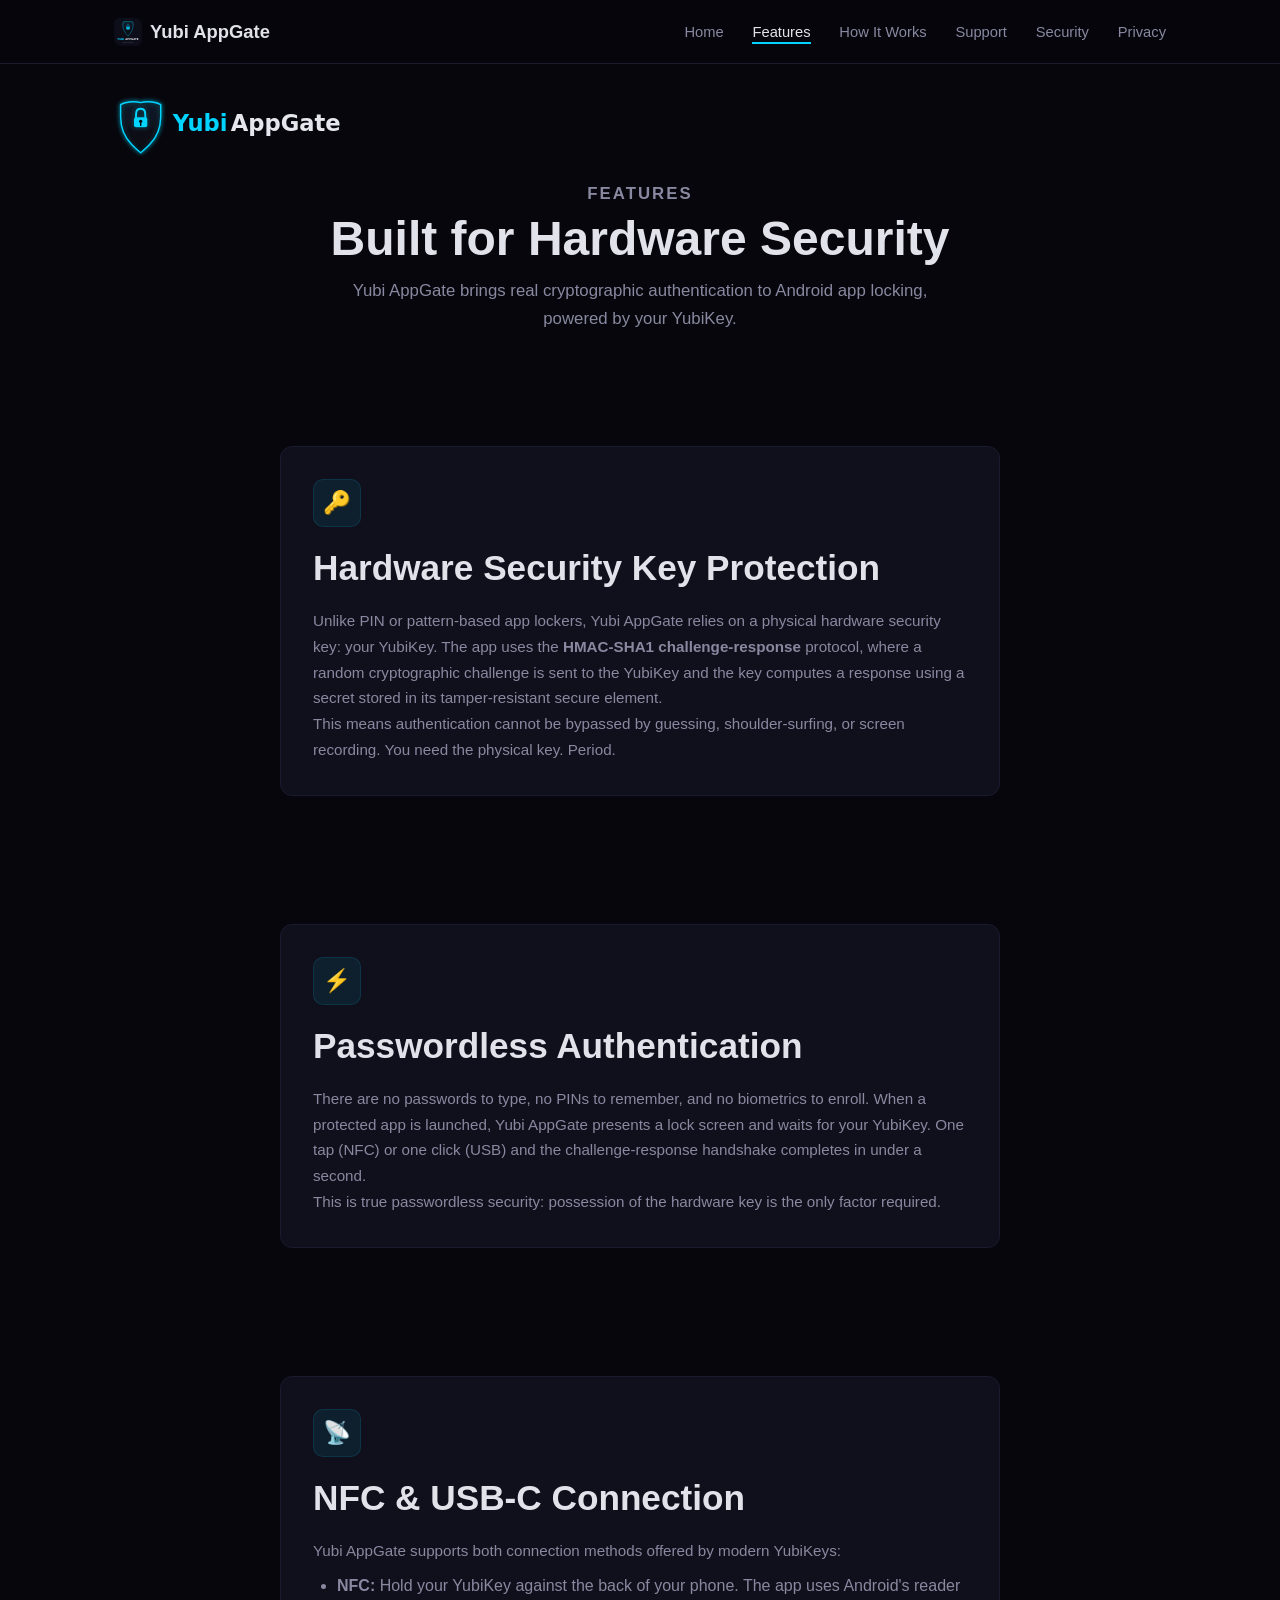
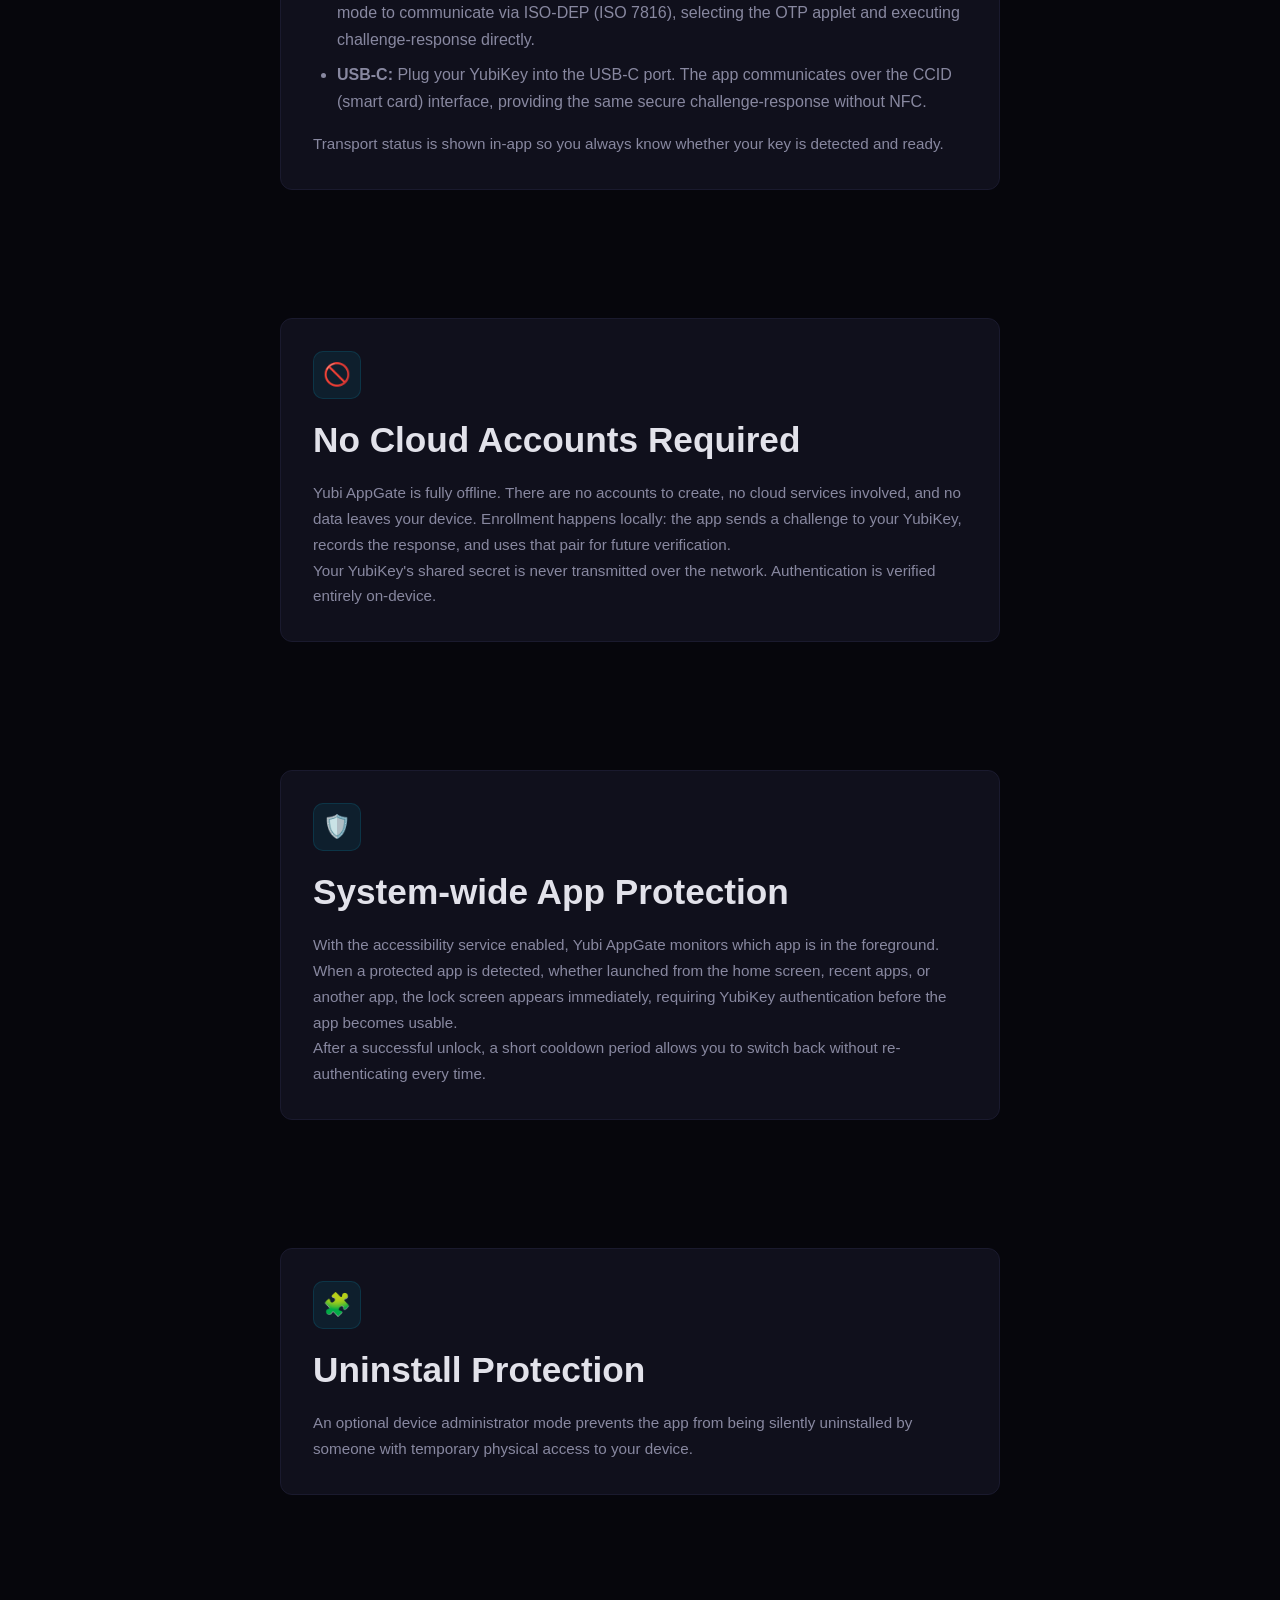
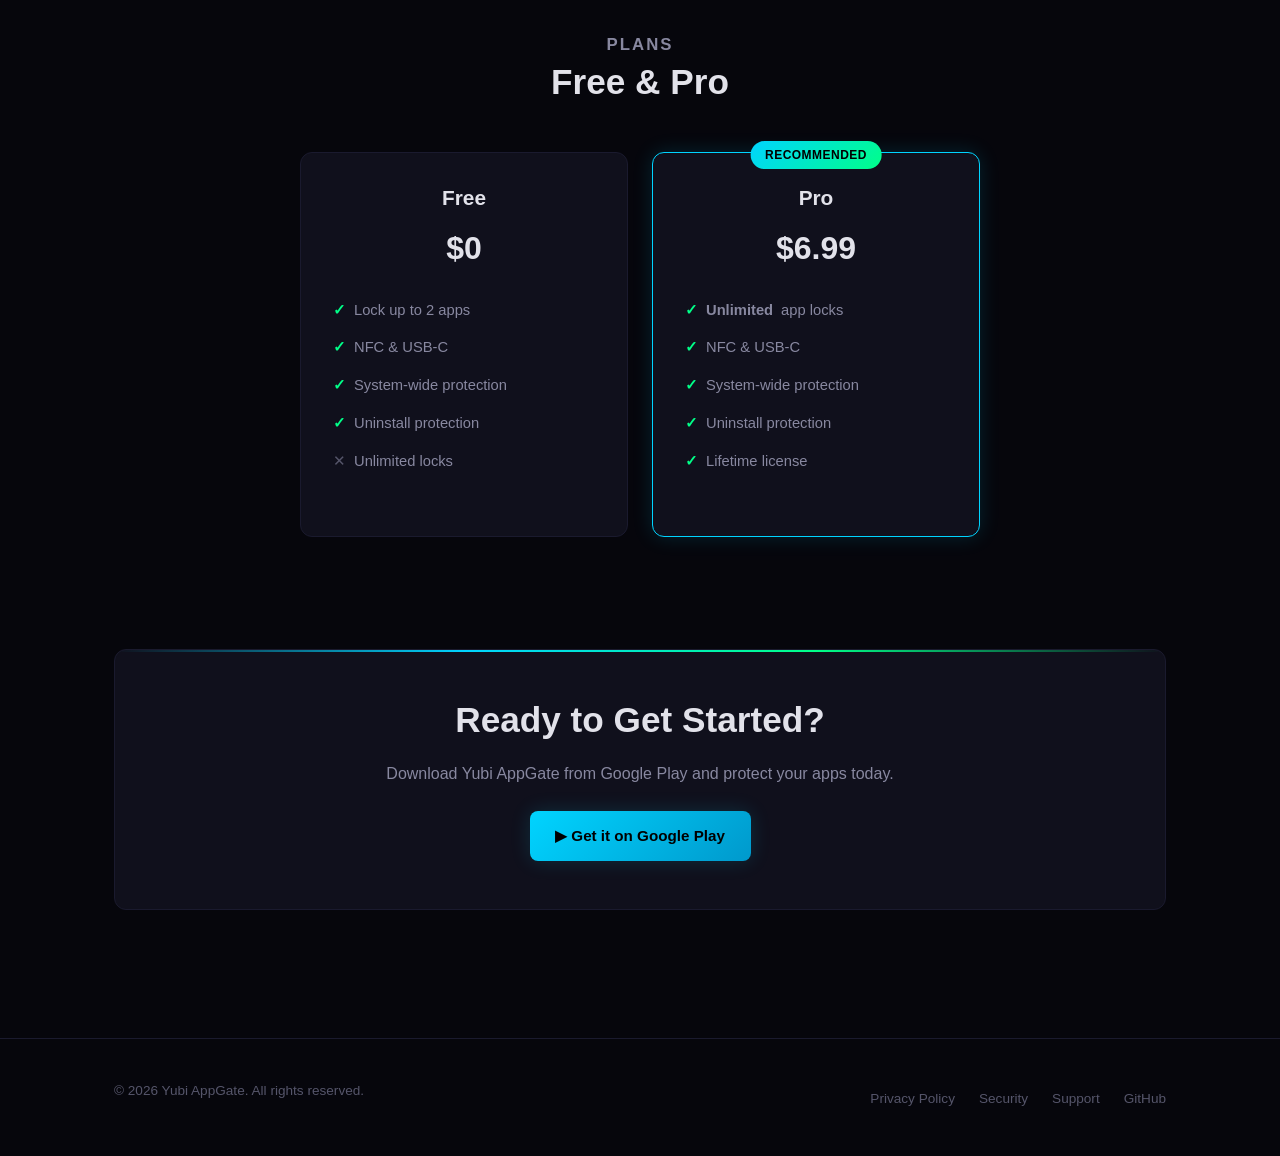
<file: features.html>
<!DOCTYPE html>
<html lang="en">
<head>
  <meta charset="UTF-8">
  <meta name="viewport" content="width=device-width, initial-scale=1.0">
  <title>Features – Yubi AppGate</title>
  <meta name="description" content="Explore Yubi AppGate features: YubiKey hardware authentication, NFC and USB-C support, system-wide app protection, and complete privacy.">
  <link rel="stylesheet" href="css/styles.css?v=2">
</head>
<body>

  <!-- Navigation -->
  <nav class="site-nav" role="navigation" aria-label="Main navigation">
    <div class="nav-inner">
      <a href="index.html" class="nav-logo">
        <img src="assets/images/app-icon-512.svg" alt="" class="nav-logo-img" width="28" height="28" aria-hidden="true">
        Yubi AppGate
      </a>
      <button class="nav-toggle" aria-label="Toggle navigation" aria-expanded="false">
        <span></span><span></span><span></span>
      </button>
      <ul class="nav-links">
        <li><a href="index.html">Home</a></li>
        <li><a href="features.html">Features</a></li>
        <li><a href="how-it-works.html">How It Works</a></li>
        <li><a href="support.html">Support</a></li>
        <li><a href="security.html">Security</a></li>
        <li><a href="privacy.html">Privacy</a></li>
      </ul>
    </div>
  </nav>

  <main class="page-content">
    <div class="container">

      <!-- Logo -->
      <div class="page-logo fade-in">
        <img src="assets/images/logo-horizontal.svg" alt="Yubi AppGate" width="280" height="60">
      </div>

      <!-- Page header -->
      <div class="section-header fade-in">
        <p class="section-label">Features</p>
        <h1>Built for Hardware Security</h1>
        <p>Yubi AppGate brings real cryptographic authentication to Android app locking, powered by your YubiKey.</p>
      </div>

      <!-- Feature: Hardware Key -->
      <section class="section fade-in">
        <div class="card" style="max-width:720px;margin:0 auto;">
          <div class="card-icon">🔑</div>
          <h2>Hardware Security Key Protection</h2>
          <p>
            Unlike PIN or pattern-based app lockers, Yubi AppGate relies on a physical
            hardware security key: your YubiKey. The app uses the
            <strong>HMAC-SHA1 challenge-response</strong> protocol, where a random
            cryptographic challenge is sent to the YubiKey and the key computes a
            response using a secret stored in its tamper-resistant secure element.
          </p>
          <p>
            This means authentication cannot be bypassed by guessing, shoulder-surfing,
            or screen recording. You need the physical key. Period.
          </p>
        </div>
      </section>

      <!-- Feature: Passwordless -->
      <section class="section fade-in">
        <div class="card" style="max-width:720px;margin:0 auto;">
          <div class="card-icon">⚡</div>
          <h2>Passwordless Authentication</h2>
          <p>
            There are no passwords to type, no PINs to remember, and no biometrics to
            enroll. When a protected app is launched, Yubi AppGate presents a lock screen
            and waits for your YubiKey. One tap (NFC) or one click
            (USB) and the challenge-response handshake completes in under a second.
          </p>
          <p>
            This is true passwordless security: possession of the hardware key is the
            only factor required.
          </p>
        </div>
      </section>

      <!-- Feature: NFC & USB -->
      <section class="section fade-in">
        <div class="card" style="max-width:720px;margin:0 auto;">
          <div class="card-icon">📡</div>
          <h2>NFC &amp; USB-C Connection</h2>
          <p>
            Yubi AppGate supports both connection methods offered by modern YubiKeys:
          </p>
          <ul style="padding-left:1.5em;color:var(--text-secondary);margin-top:0.5em;">
            <li><strong>NFC:</strong> Hold your YubiKey against the back of your phone. The app uses Android's reader mode to communicate via ISO-DEP (ISO&nbsp;7816), selecting the OTP applet and executing challenge-response directly.</li>
            <li style="margin-top:0.5em;"><strong>USB-C:</strong> Plug your YubiKey into the USB-C port. The app communicates over the CCID (smart card) interface, providing the same secure challenge-response without NFC.</li>
          </ul>
          <p class="mt-2">
            Transport status is shown in-app so you always know whether your key is detected and ready.
          </p>
        </div>
      </section>

      <!-- Feature: Privacy -->
      <section class="section fade-in">
        <div class="card" style="max-width:720px;margin:0 auto;">
          <div class="card-icon">🚫</div>
          <h2>No Cloud Accounts Required</h2>
          <p>
            Yubi AppGate is fully offline. There are no accounts to create, no
            cloud services involved, and no data leaves your device. Enrollment happens
            locally: the app sends a challenge to your YubiKey, records the response,
            and uses that pair for future verification.
          </p>
          <p>
            Your YubiKey's shared secret is never transmitted over the network.
            Authentication is verified entirely on-device.
          </p>
        </div>
      </section>

      <!-- Feature: System-wide -->
      <section class="section fade-in">
        <div class="card" style="max-width:720px;margin:0 auto;">
          <div class="card-icon">🛡️</div>
          <h2>System-wide App Protection</h2>
          <p>
            With the accessibility service enabled, Yubi AppGate monitors which app
            is in the foreground. When a protected app is detected, whether launched
            from the home screen, recent apps, or another app, the lock screen
            appears immediately, requiring YubiKey authentication before the app
            becomes usable.
          </p>
          <p>
            After a successful unlock, a short cooldown period allows you to switch
            back without re-authenticating every time.
          </p>
        </div>
      </section>

      <!-- Feature: Uninstall Protection -->
      <section class="section fade-in">
        <div class="card" style="max-width:720px;margin:0 auto;">
          <div class="card-icon">🧩</div>
          <h2>Uninstall Protection</h2>
          <p>
            An optional device administrator mode prevents the app from being
            silently uninstalled by someone with temporary physical access to
            your device.
          </p>
        </div>
      </section>

      <!-- Free vs Pro -->
      <section class="section fade-in">
        <div class="section-header">
          <p class="section-label">Plans</p>
          <h2>Free &amp; Pro</h2>
        </div>
        <div class="pricing-grid">
          <div class="pricing-card">
            <h3>Free</h3>
            <div class="pricing-price">$0</div>
            <ul class="pricing-features">
              <li><span class="check">✓</span> Lock up to 2 apps</li>
              <li><span class="check">✓</span> NFC &amp; USB-C</li>
              <li><span class="check">✓</span> System-wide protection</li>
              <li><span class="check">✓</span> Uninstall protection</li>
              <li><span class="dash">✕</span> Unlimited locks</li>
            </ul>
          </div>
          <div class="pricing-card featured">
            <h3>Pro</h3>
            <div class="pricing-price">$6.99</div>
            <ul class="pricing-features">
              <li><span class="check">✓</span> <strong>Unlimited</strong> app locks</li>
              <li><span class="check">✓</span> NFC &amp; USB-C</li>
              <li><span class="check">✓</span> System-wide protection</li>
              <li><span class="check">✓</span> Uninstall protection</li>
              <li><span class="check">✓</span> Lifetime license</li>
            </ul>
          </div>
        </div>
      </section>

      <!-- CTA -->
      <div class="cta-banner fade-in">
        <h2>Ready to Get Started?</h2>
        <p>Download Yubi AppGate from Google Play and protect your apps today.</p>
        <a href="https://play.google.com/store/apps/details?id=com.appatalks.yubi_appgate" class="btn btn-primary" target="_blank" rel="noopener">
          ▶ Get it on Google Play
        </a>
      </div>

    </div>
  </main>

  <!-- Footer -->
  <footer class="site-footer">
    <div class="container">
      <div class="footer-inner">
        <p class="footer-copy">&copy; 2026 Yubi AppGate. All rights reserved.</p>
        <ul class="footer-links">
          <li><a href="privacy.html">Privacy Policy</a></li>
          <li><a href="security.html">Security</a></li>
          <li><a href="support.html">Support</a></li>
          <li><a href="https://github.com/appatalks/Yubi-AppGate" target="_blank" rel="noopener">GitHub</a></li>
        </ul>
      </div>
    </div>
  </footer>

  <script src="js/script.js?v=2"></script>
</body>
</html>
</file>
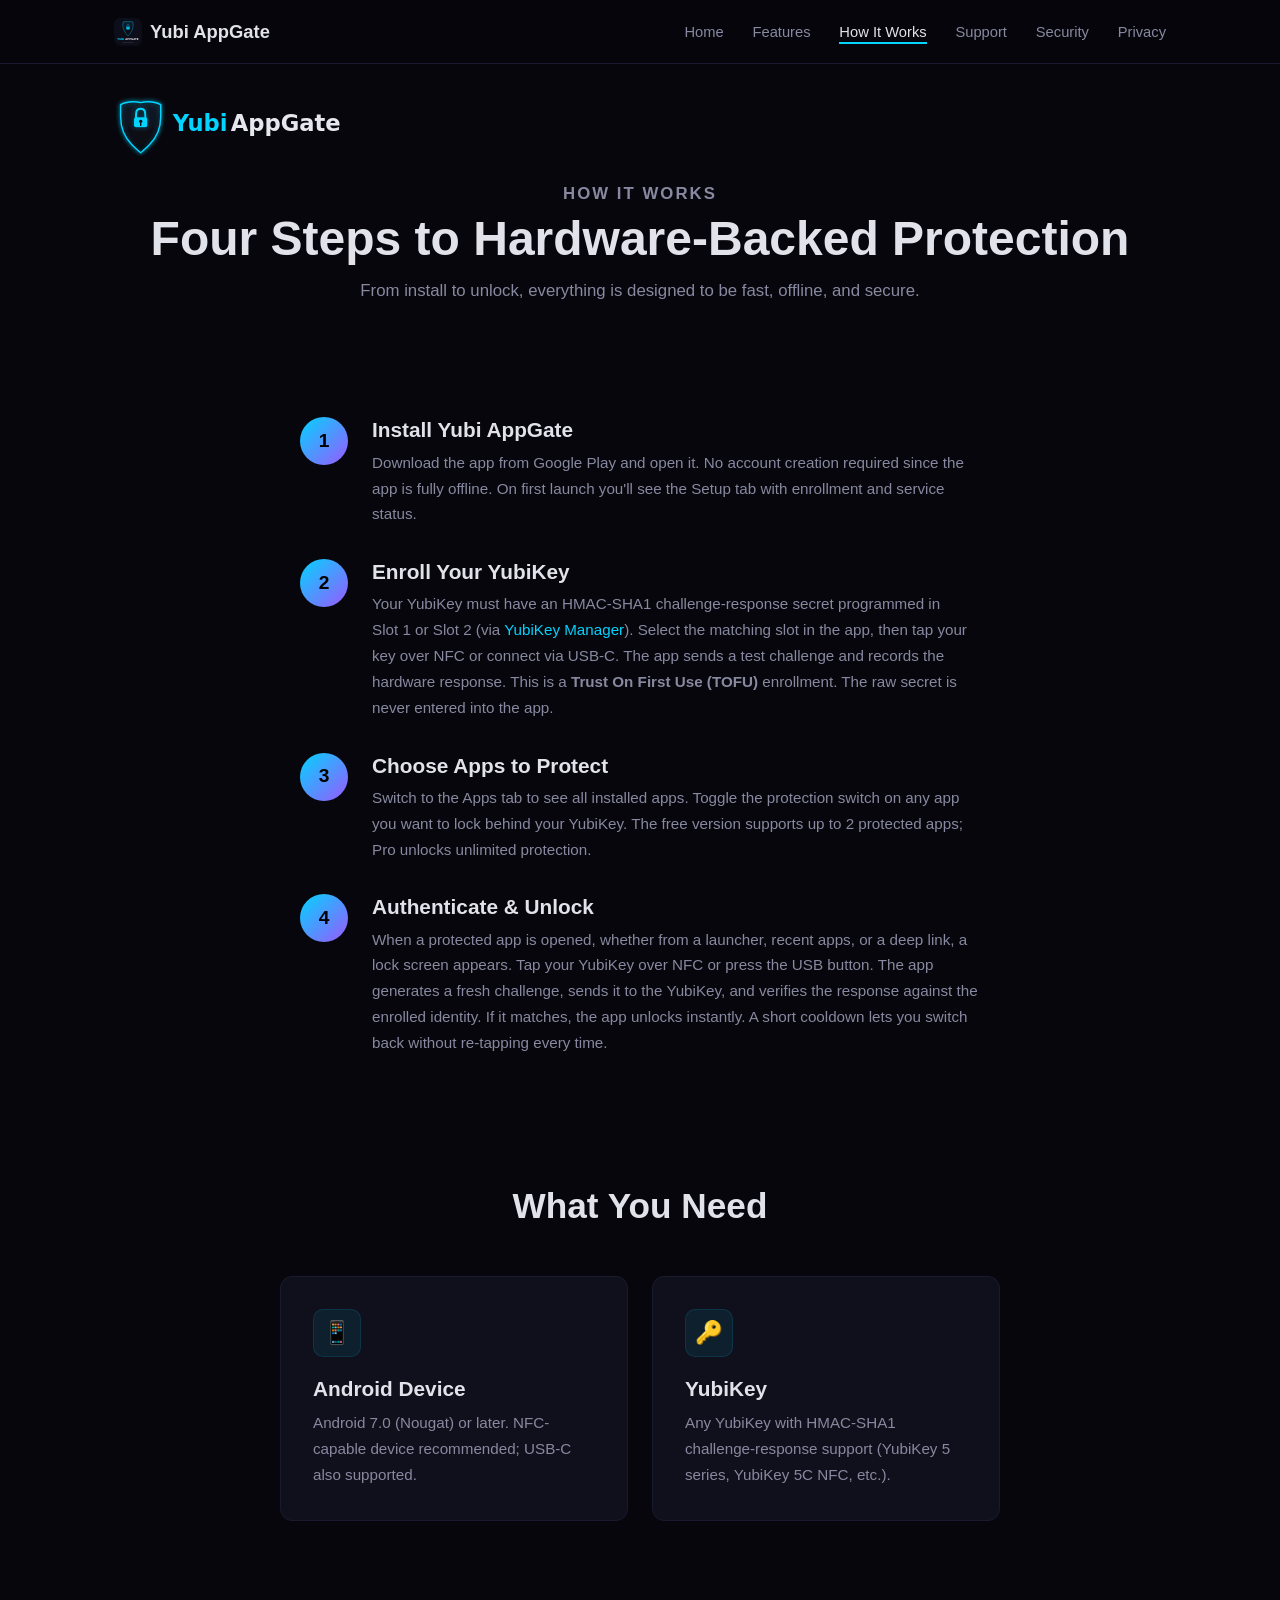
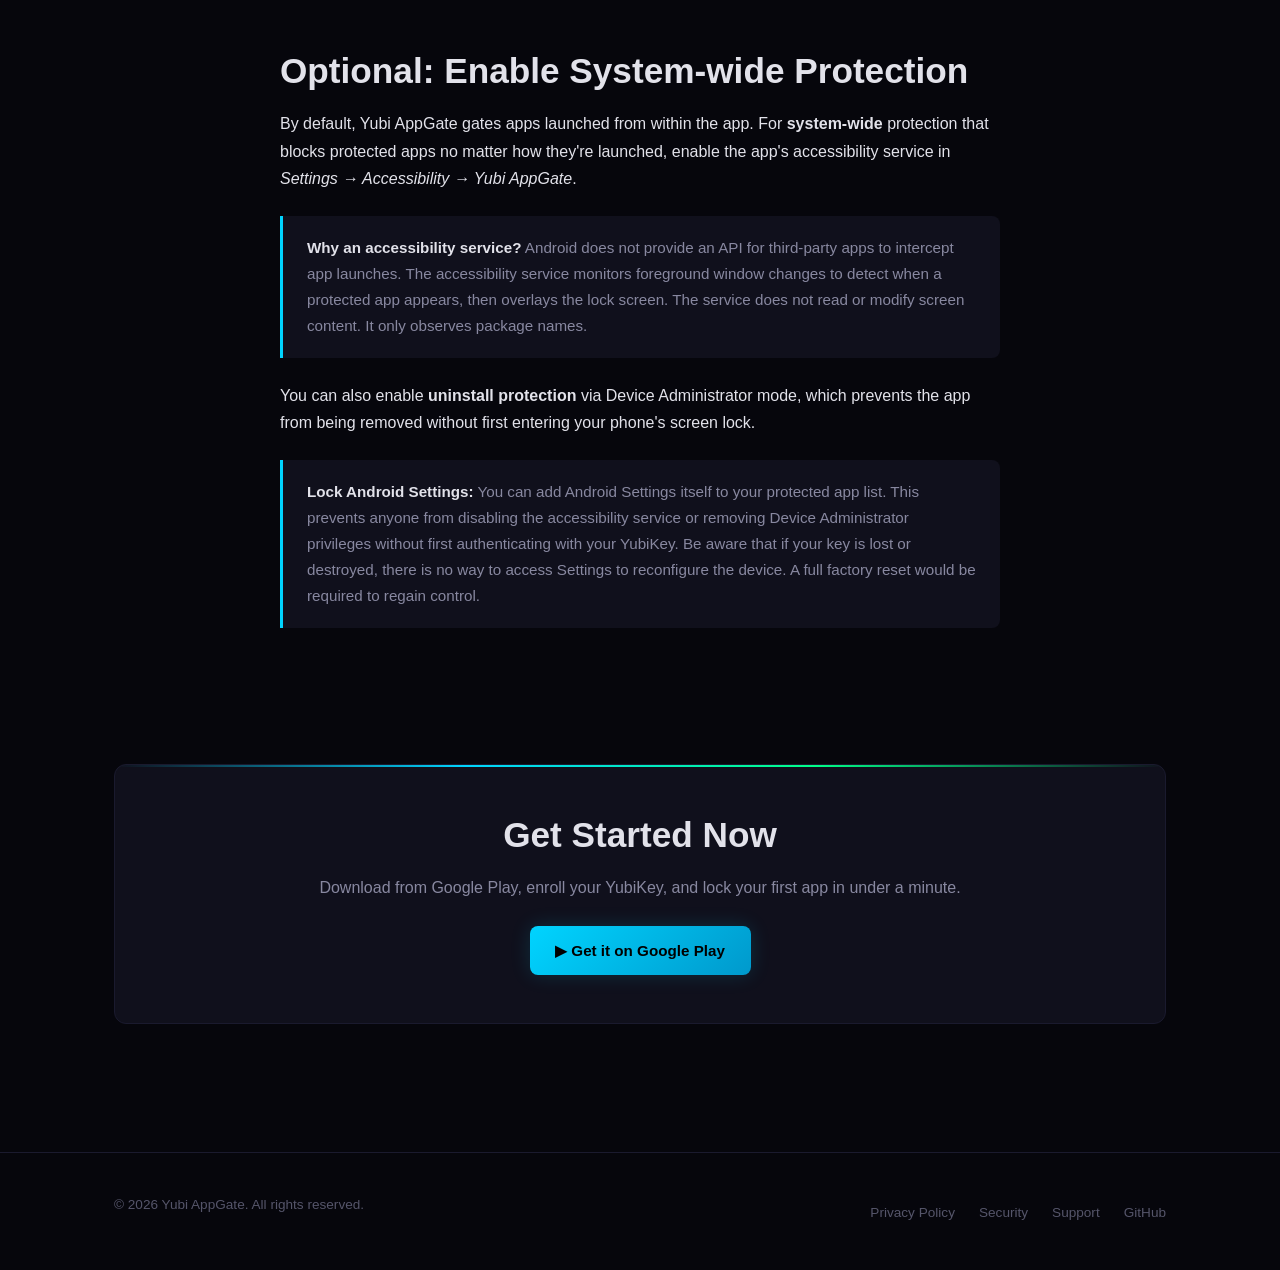
<file: how-it-works.html>
<!DOCTYPE html>
<html lang="en">
<head>
  <meta charset="UTF-8">
  <meta name="viewport" content="width=device-width, initial-scale=1.0">
  <title>How It Works – Yubi AppGate</title>
  <meta name="description" content="Learn how Yubi AppGate protects your Android apps with YubiKey hardware authentication in four simple steps.">
  <link rel="stylesheet" href="css/styles.css?v=2">
</head>
<body>

  <!-- Navigation -->
  <nav class="site-nav" role="navigation" aria-label="Main navigation">
    <div class="nav-inner">
      <a href="index.html" class="nav-logo">
        <img src="assets/images/app-icon-512.svg" alt="" class="nav-logo-img" width="28" height="28" aria-hidden="true">
        Yubi AppGate
      </a>
      <button class="nav-toggle" aria-label="Toggle navigation" aria-expanded="false">
        <span></span><span></span><span></span>
      </button>
      <ul class="nav-links">
        <li><a href="index.html">Home</a></li>
        <li><a href="features.html">Features</a></li>
        <li><a href="how-it-works.html">How It Works</a></li>
        <li><a href="support.html">Support</a></li>
        <li><a href="security.html">Security</a></li>
        <li><a href="privacy.html">Privacy</a></li>
      </ul>
    </div>
  </nav>

  <main class="page-content">
    <div class="container">

      <!-- Logo -->
      <div class="page-logo fade-in">
        <img src="assets/images/logo-horizontal.svg" alt="Yubi AppGate" width="280" height="60">
      </div>

      <div class="section-header fade-in">
        <p class="section-label">How It Works</p>
        <h1>Four Steps to Hardware-Backed Protection</h1>
        <p>From install to unlock, everything is designed to be fast, offline, and secure.</p>
      </div>

      <!-- Steps -->
      <section class="section">
        <div class="steps">

          <div class="step fade-in">
            <div class="step-number">1</div>
            <div class="step-content">
              <h3>Install Yubi AppGate</h3>
              <p>
                Download the app from Google Play and open it. No account creation
                required since the app is fully offline. On first launch you'll see the
                Setup tab with enrollment and service status.
              </p>
            </div>
          </div>

          <div class="step fade-in">
            <div class="step-number">2</div>
            <div class="step-content">
              <h3>Enroll Your YubiKey</h3>
              <p>
                Your YubiKey must have an HMAC-SHA1 challenge-response secret
                programmed in Slot&nbsp;1 or Slot&nbsp;2 (via
                <a href="https://www.yubico.com/support/download/yubikey-manager/" target="_blank" rel="noopener">YubiKey Manager</a>).
                Select the matching slot in the app, then tap your key over NFC or
                connect via USB-C. The app sends a test challenge and records the
                hardware response. This is a <strong>Trust On First Use (TOFU)</strong>
                enrollment. The raw secret is never entered into the app.
              </p>
            </div>
          </div>

          <div class="step fade-in">
            <div class="step-number">3</div>
            <div class="step-content">
              <h3>Choose Apps to Protect</h3>
              <p>
                Switch to the Apps tab to see all installed apps. Toggle the
                protection switch on any app you want to lock behind your YubiKey.
                The free version supports up to 2 protected apps; Pro unlocks
                unlimited protection.
              </p>
            </div>
          </div>

          <div class="step fade-in">
            <div class="step-number">4</div>
            <div class="step-content">
              <h3>Authenticate &amp; Unlock</h3>
              <p>
                When a protected app is opened, whether from a launcher, recent apps, or
                a deep link, a lock screen appears. Tap your YubiKey over NFC or
                press the USB button. The app generates a fresh challenge, sends it
                to the YubiKey, and verifies the response against the enrolled
                identity. If it matches, the app unlocks instantly. A short cooldown
                lets you switch back without re-tapping every time.
              </p>
            </div>
          </div>

        </div>
      </section>

      <!-- What you need -->
      <section class="section fade-in">
        <div class="section-header">
          <h2>What You Need</h2>
        </div>
        <div class="card-grid" style="max-width:720px;margin:0 auto;">
          <div class="card">
            <div class="card-icon">📱</div>
            <h3>Android Device</h3>
            <p>Android 7.0 (Nougat) or later. NFC-capable device recommended; USB-C also supported.</p>
          </div>
          <div class="card">
            <div class="card-icon">🔑</div>
            <h3>YubiKey</h3>
            <p>Any YubiKey with HMAC-SHA1 challenge-response support (YubiKey 5 series, YubiKey 5C NFC, etc.).</p>
          </div>
        </div>
      </section>

      <!-- Optional: Enable service -->
      <section class="section fade-in">
        <div class="prose">
          <h2>Optional: Enable System-wide Protection</h2>
          <p>
            By default, Yubi AppGate gates apps launched from within the app. For
            <strong>system-wide</strong> protection that blocks protected apps no matter
            how they're launched, enable the app's accessibility service in
            <em>Settings → Accessibility → Yubi AppGate</em>.
          </p>
          <div class="prose-callout">
            <strong>Why an accessibility service?</strong> Android does not provide an
            API for third-party apps to intercept app launches. The accessibility service
            monitors foreground window changes to detect when a protected app appears,
            then overlays the lock screen. The service does not read or modify screen
            content. It only observes package names.
          </div>
          <p>
            You can also enable <strong>uninstall protection</strong> via Device
            Administrator mode, which prevents the app from being removed without
            first entering your phone's screen lock.
          </p>
          <div class="prose-callout">
            <strong>Lock Android Settings:</strong> You can add Android Settings itself
            to your protected app list. This prevents anyone from disabling the
            accessibility service or removing Device Administrator privileges without
            first authenticating with your YubiKey. Be aware that if your key is lost
            or destroyed, there is no way to access Settings to reconfigure the device.
            A full factory reset would be required to regain control.
          </div>
        </div>
      </section>

      <!-- CTA -->
      <div class="cta-banner fade-in">
        <h2>Get Started Now</h2>
        <p>Download from Google Play, enroll your YubiKey, and lock your first app in under a minute.</p>
        <a href="https://play.google.com/store/apps/details?id=com.appatalks.yubi_appgate" class="btn btn-primary" target="_blank" rel="noopener">
          ▶ Get it on Google Play
        </a>
      </div>

    </div>
  </main>

  <!-- Footer -->
  <footer class="site-footer">
    <div class="container">
      <div class="footer-inner">
        <p class="footer-copy">&copy; 2026 Yubi AppGate. All rights reserved.</p>
        <ul class="footer-links">
          <li><a href="privacy.html">Privacy Policy</a></li>
          <li><a href="security.html">Security</a></li>
          <li><a href="support.html">Support</a></li>
          <li><a href="https://github.com/appatalks/Yubi-AppGate" target="_blank" rel="noopener">GitHub</a></li>
        </ul>
      </div>
    </div>
  </footer>

  <script src="js/script.js?v=2"></script>
</body>
</html>
</file>
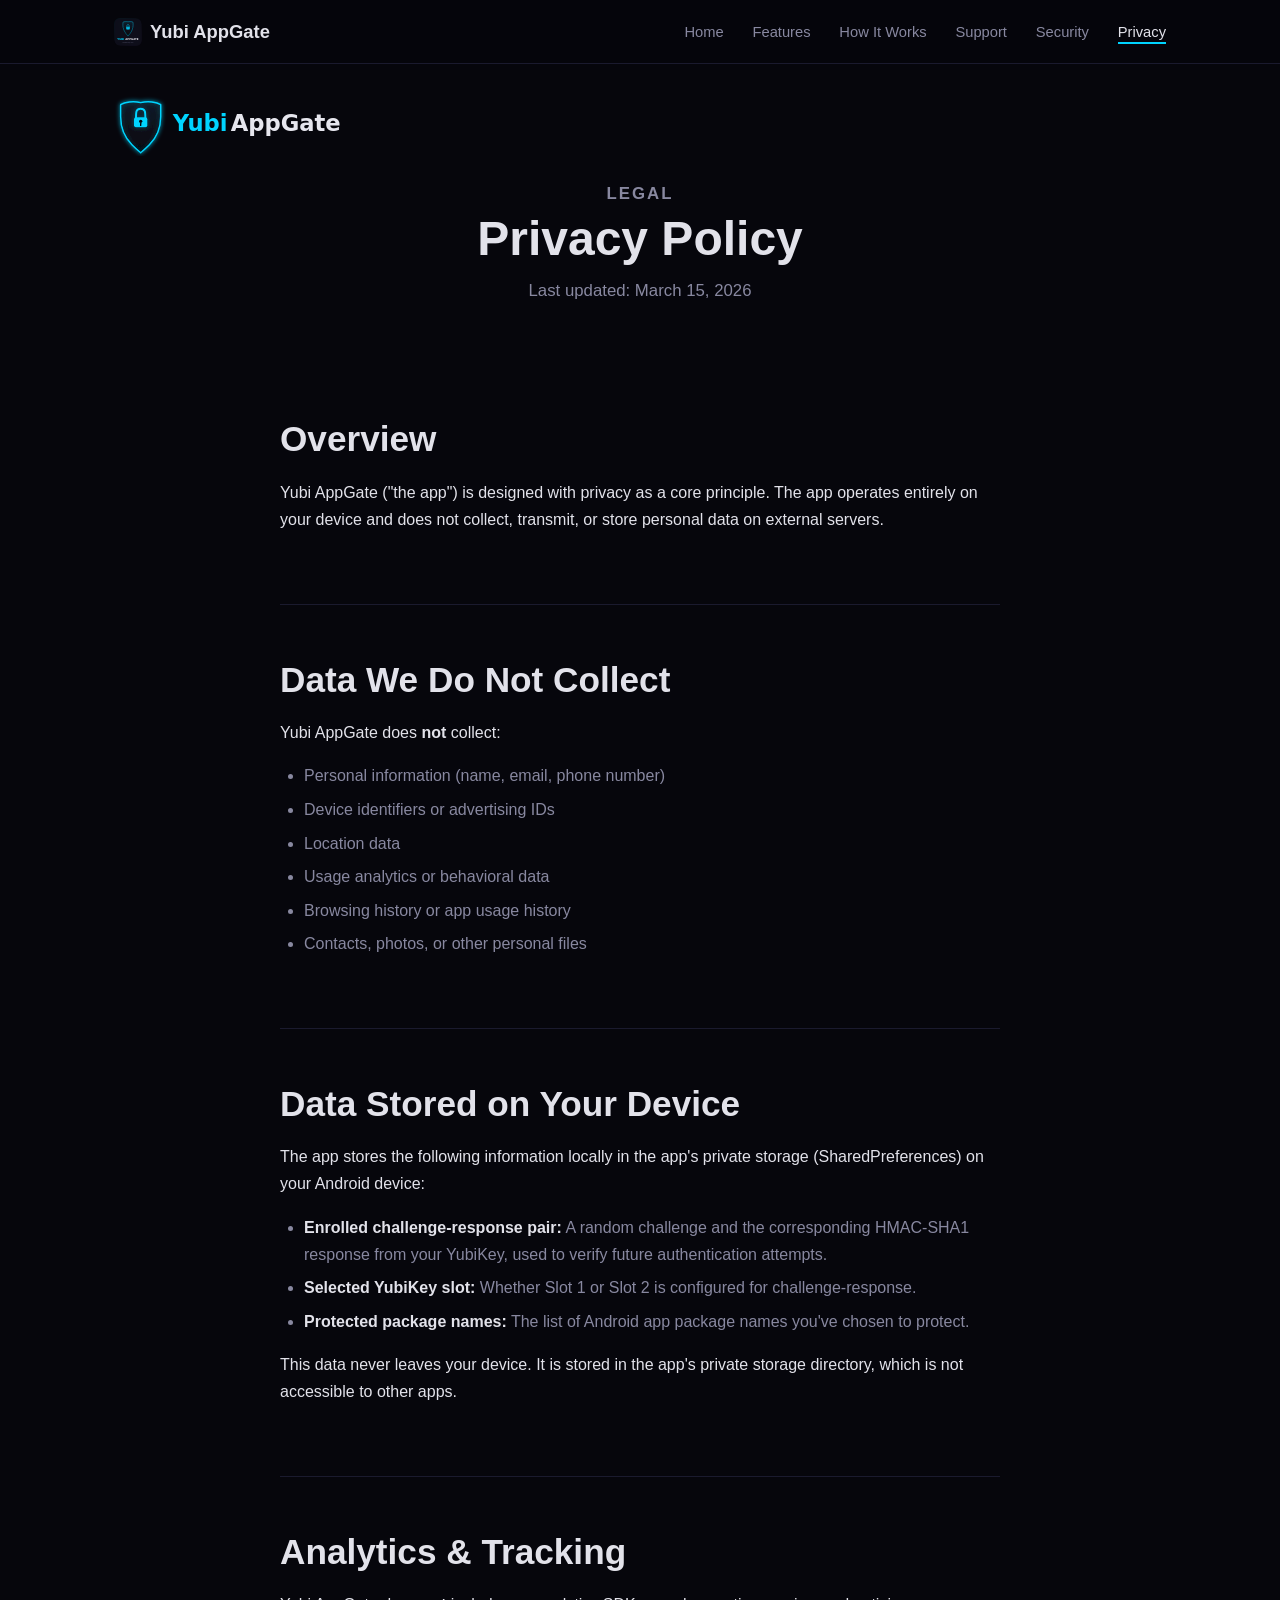
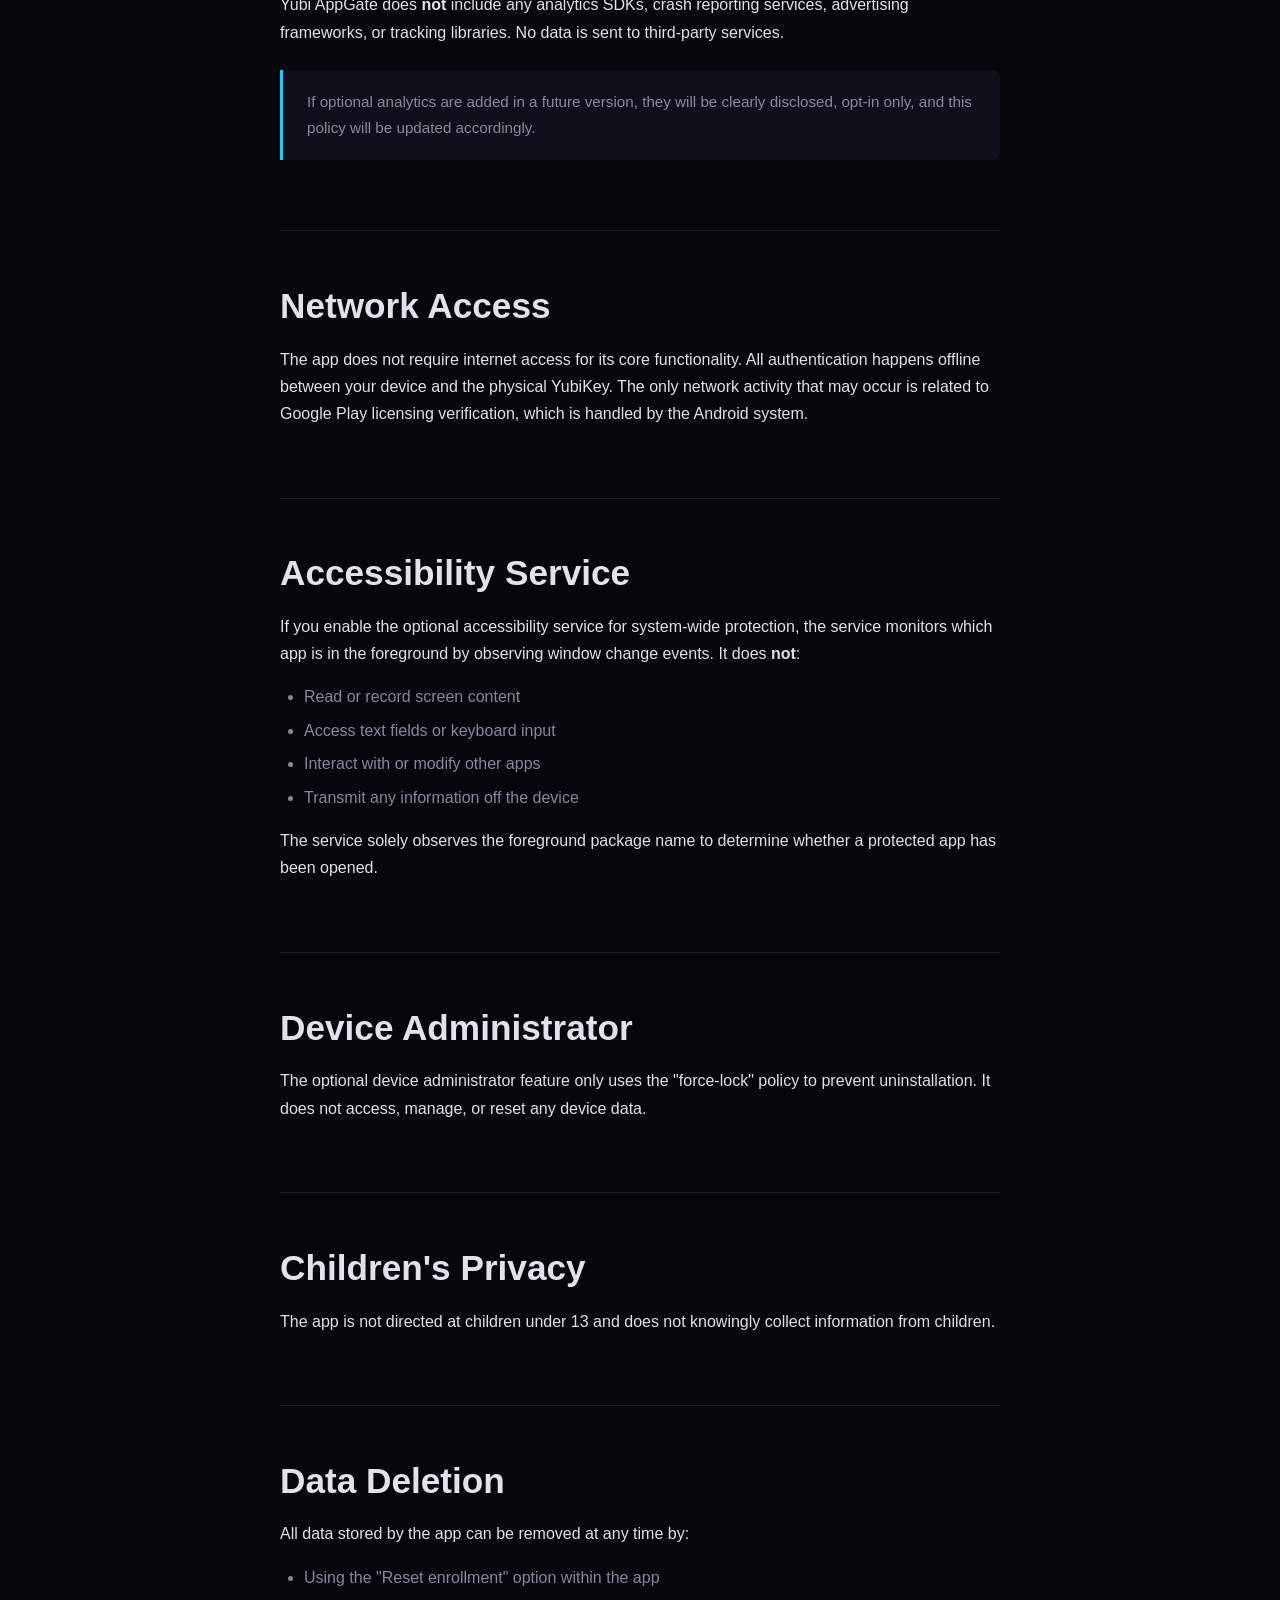
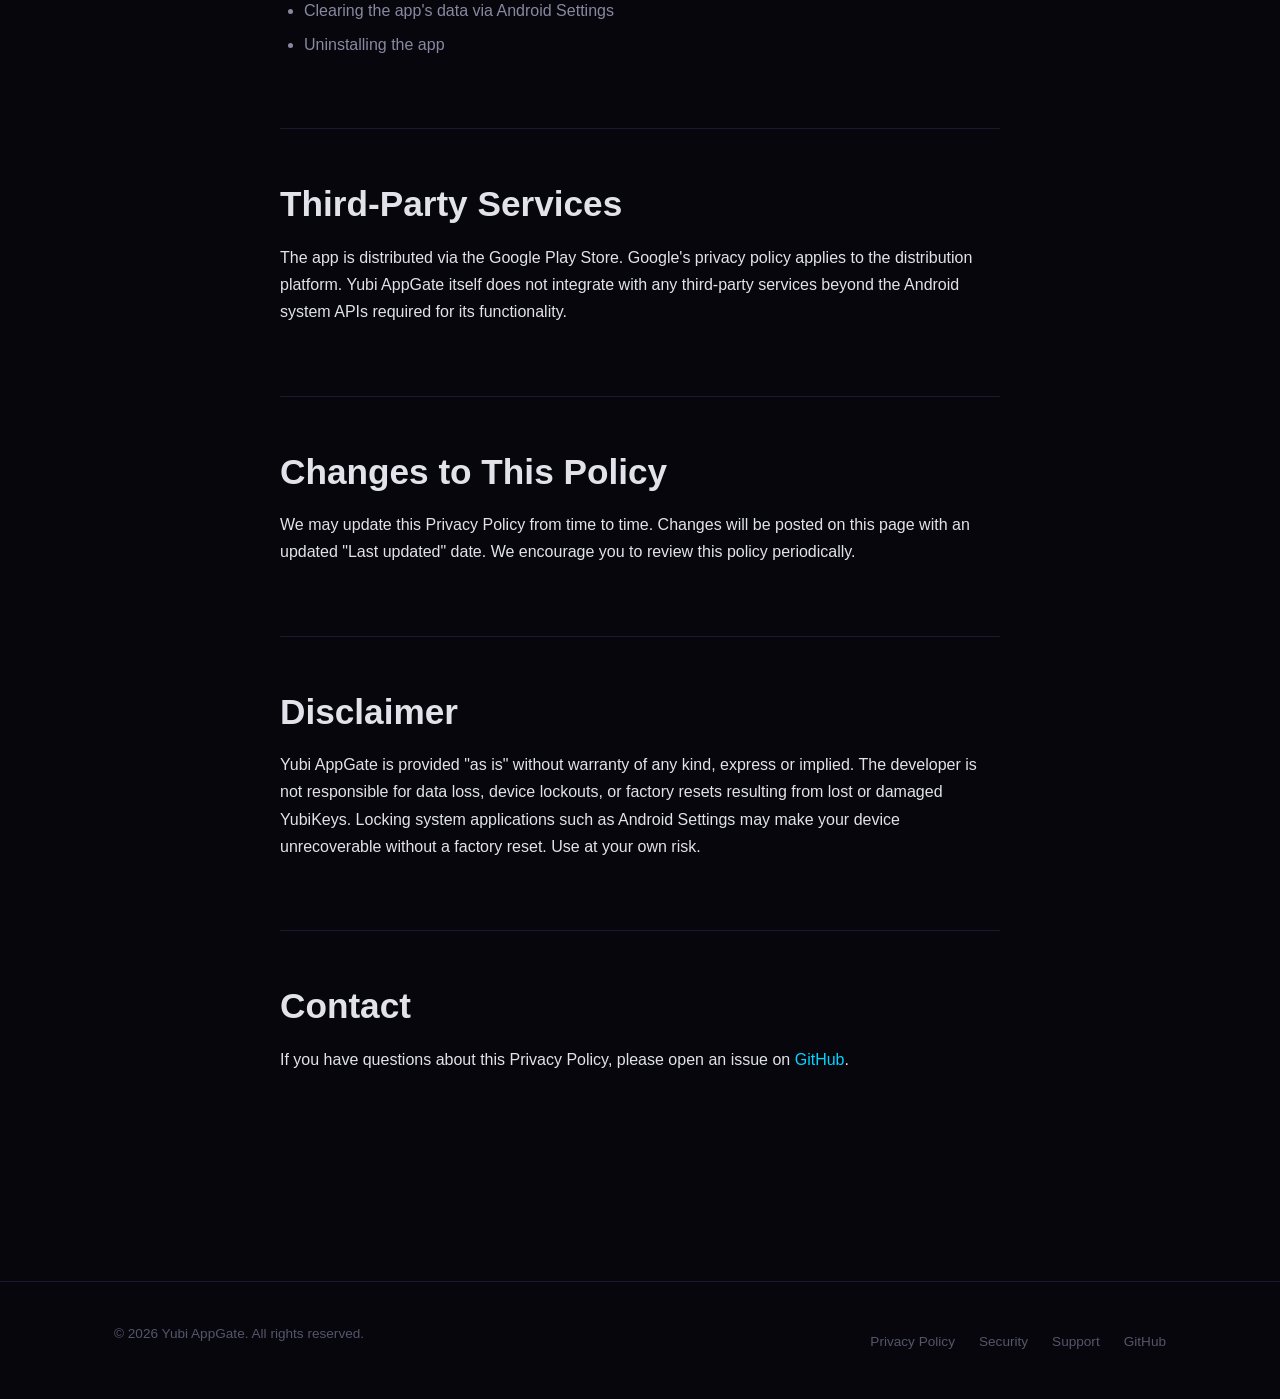
<file: privacy.html>
<!DOCTYPE html>
<html lang="en">
<head>
  <meta charset="UTF-8">
  <meta name="viewport" content="width=device-width, initial-scale=1.0">
  <title>Privacy Policy – Yubi AppGate</title>
  <meta name="description" content="Yubi AppGate privacy policy. No personal data collected, no analytics, no tracking.">
  <link rel="stylesheet" href="css/styles.css?v=2">
</head>
<body>

  <!-- Navigation -->
  <nav class="site-nav" role="navigation" aria-label="Main navigation">
    <div class="nav-inner">
      <a href="index.html" class="nav-logo">
        <img src="assets/images/app-icon-512.svg" alt="" class="nav-logo-img" width="28" height="28" aria-hidden="true">
        Yubi AppGate
      </a>
      <button class="nav-toggle" aria-label="Toggle navigation" aria-expanded="false">
        <span></span><span></span><span></span>
      </button>
      <ul class="nav-links">
        <li><a href="index.html">Home</a></li>
        <li><a href="features.html">Features</a></li>
        <li><a href="how-it-works.html">How It Works</a></li>
        <li><a href="support.html">Support</a></li>
        <li><a href="security.html">Security</a></li>
        <li><a href="privacy.html">Privacy</a></li>
      </ul>
    </div>
  </nav>

  <main class="page-content">
    <div class="container">

      <!-- Logo -->
      <div class="page-logo fade-in">
        <img src="assets/images/logo-horizontal.svg" alt="Yubi AppGate" width="280" height="60">
      </div>

      <div class="section-header fade-in">
        <p class="section-label">Legal</p>
        <h1>Privacy Policy</h1>
        <p>Last updated: March 15, 2026</p>
      </div>

      <section class="section">
        <div class="prose fade-in">

          <h2>Overview</h2>
          <p>
            Yubi AppGate ("the app") is designed with privacy as a core principle.
            The app operates entirely on your device and does not collect, transmit,
            or store personal data on external servers.
          </p>

          <h2>Data We Do Not Collect</h2>
          <p>Yubi AppGate does <strong>not</strong> collect:</p>
          <ul>
            <li>Personal information (name, email, phone number)</li>
            <li>Device identifiers or advertising IDs</li>
            <li>Location data</li>
            <li>Usage analytics or behavioral data</li>
            <li>Browsing history or app usage history</li>
            <li>Contacts, photos, or other personal files</li>
          </ul>

          <h2>Data Stored on Your Device</h2>
          <p>
            The app stores the following information locally in the app's private
            storage (SharedPreferences) on your Android device:
          </p>
          <ul>
            <li><strong>Enrolled challenge-response pair:</strong> A random challenge
              and the corresponding HMAC-SHA1 response from your YubiKey, used to verify
              future authentication attempts.</li>
            <li><strong>Selected YubiKey slot:</strong> Whether Slot 1 or Slot 2 is
              configured for challenge-response.</li>
            <li><strong>Protected package names:</strong> The list of Android app
              package names you've chosen to protect.</li>
          </ul>
          <p>
            This data never leaves your device. It is stored in the app's private
            storage directory, which is not accessible to other apps.
          </p>

          <h2>Analytics &amp; Tracking</h2>
          <p>
            Yubi AppGate does <strong>not</strong> include any analytics SDKs,
            crash reporting services, advertising frameworks, or tracking libraries.
            No data is sent to third-party services.
          </p>
          <div class="prose-callout">
            If optional analytics are added in a future version, they will be clearly
            disclosed, opt-in only, and this policy will be updated accordingly.
          </div>

          <h2>Network Access</h2>
          <p>
            The app does not require internet access for its core functionality.
            All authentication happens offline between your device and the physical
            YubiKey. The only network activity that may occur is related to Google
            Play licensing verification, which is handled by the Android system.
          </p>

          <h2>Accessibility Service</h2>
          <p>
            If you enable the optional accessibility service for system-wide
            protection, the service monitors which app is in the foreground by
            observing window change events. It does <strong>not</strong>:
          </p>
          <ul>
            <li>Read or record screen content</li>
            <li>Access text fields or keyboard input</li>
            <li>Interact with or modify other apps</li>
            <li>Transmit any information off the device</li>
          </ul>
          <p>
            The service solely observes the foreground package name to determine
            whether a protected app has been opened.
          </p>

          <h2>Device Administrator</h2>
          <p>
            The optional device administrator feature only uses the "force-lock"
            policy to prevent uninstallation. It does not access, manage, or
            reset any device data.
          </p>

          <h2>Children's Privacy</h2>
          <p>
            The app is not directed at children under 13 and does not knowingly
            collect information from children.
          </p>

          <h2>Data Deletion</h2>
          <p>
            All data stored by the app can be removed at any time by:
          </p>
          <ul>
            <li>Using the "Reset enrollment" option within the app</li>
            <li>Clearing the app's data via Android Settings</li>
            <li>Uninstalling the app</li>
          </ul>

          <h2>Third-Party Services</h2>
          <p>
            The app is distributed via the Google Play Store. Google's privacy
            policy applies to the distribution platform. Yubi AppGate itself does
            not integrate with any third-party services beyond the Android system
            APIs required for its functionality.
          </p>

          <h2>Changes to This Policy</h2>
          <p>
            We may update this Privacy Policy from time to time. Changes will be
            posted on this page with an updated "Last updated" date. We encourage
            you to review this policy periodically.
          </p>

          <h2>Disclaimer</h2>
          <p>
            Yubi AppGate is provided "as is" without warranty of any kind, express
            or implied. The developer is not responsible for data loss, device
            lockouts, or factory resets resulting from lost or damaged YubiKeys.
            Locking system applications such as Android Settings may make your
            device unrecoverable without a factory reset. Use at your own risk.
          </p>

          <h2>Contact</h2>
          <p>
            If you have questions about this Privacy Policy, please open an issue on
            <a href="https://github.com/appatalks/Yubi-AppGate/issues" target="_blank" rel="noopener">GitHub</a>.
          </p>

        </div>
      </section>

    </div>
  </main>

  <!-- Footer -->
  <footer class="site-footer">
    <div class="container">
      <div class="footer-inner">
        <p class="footer-copy">&copy; 2026 Yubi AppGate. All rights reserved.</p>
        <ul class="footer-links">
          <li><a href="privacy.html">Privacy Policy</a></li>
          <li><a href="security.html">Security</a></li>
          <li><a href="support.html">Support</a></li>
          <li><a href="https://github.com/appatalks/Yubi-AppGate" target="_blank" rel="noopener">GitHub</a></li>
        </ul>
      </div>
    </div>
  </footer>

  <script src="js/script.js?v=2"></script>
</body>
</html>
</file>
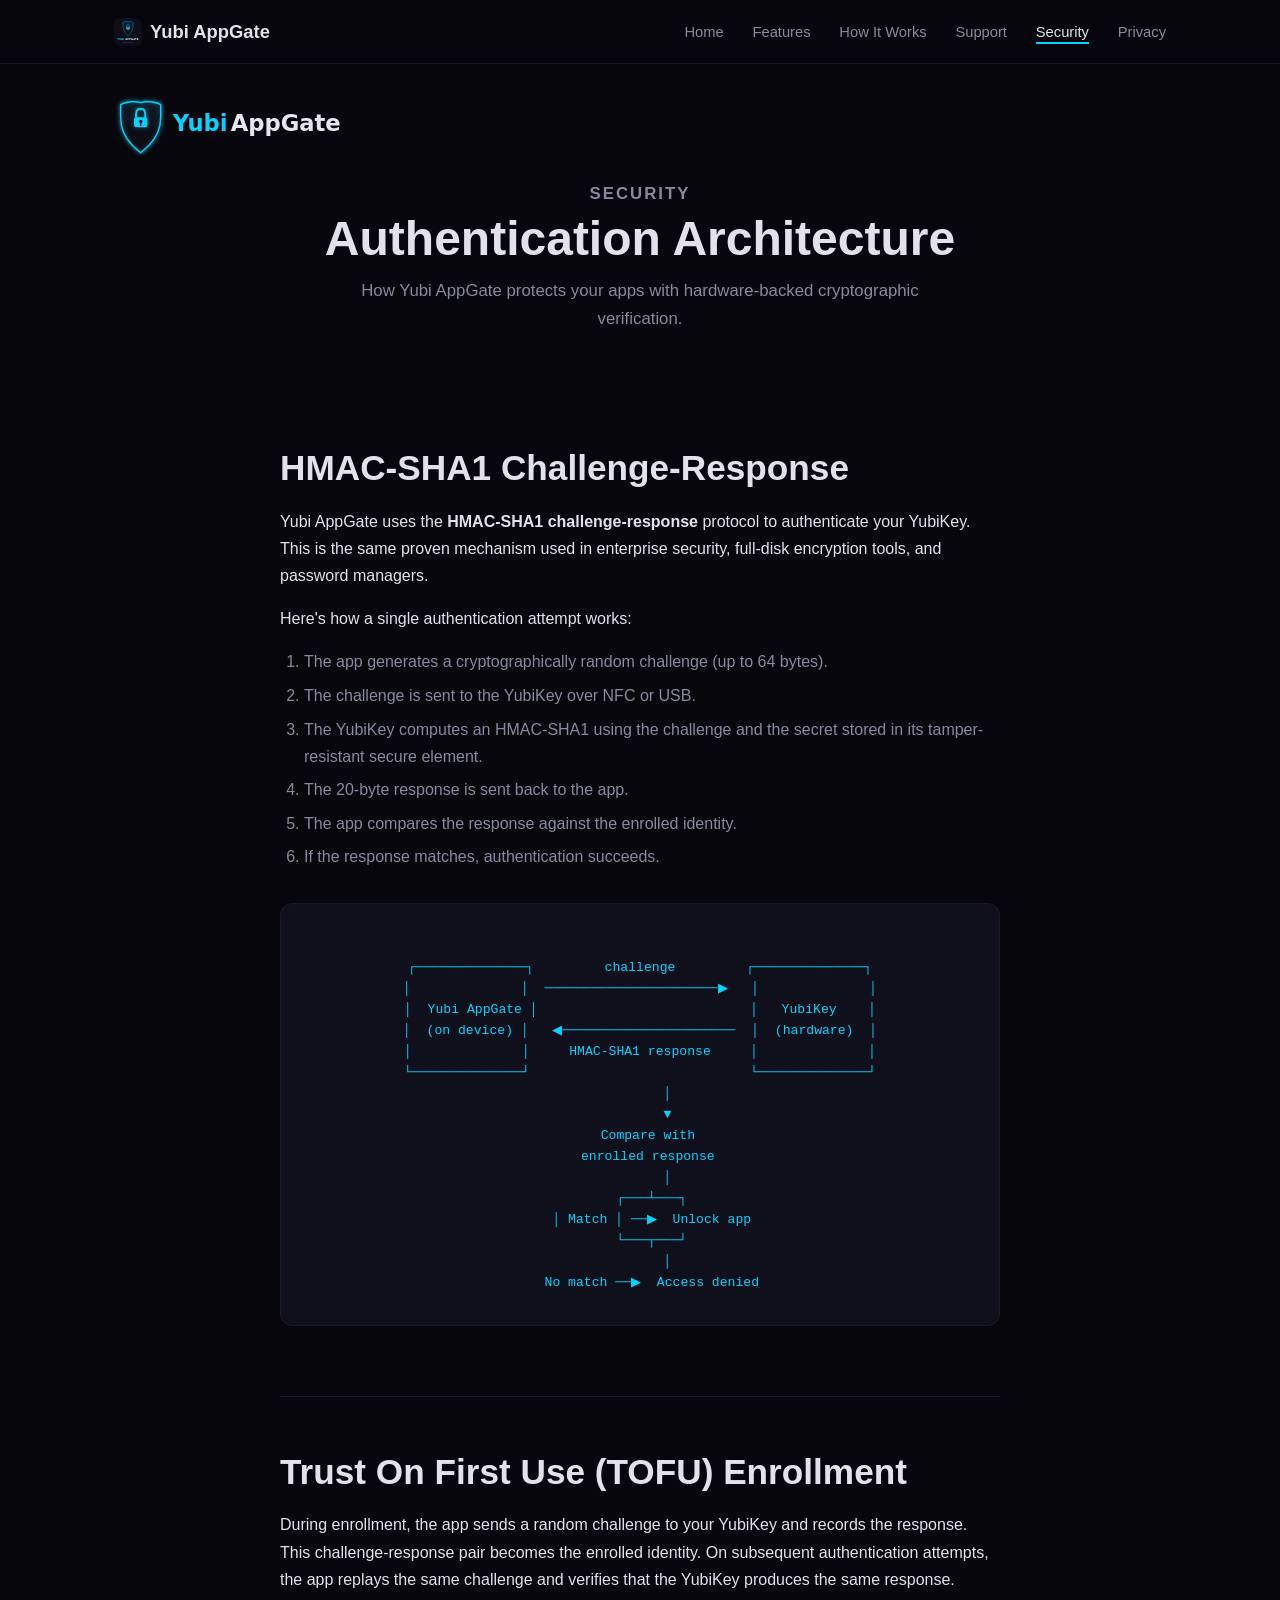
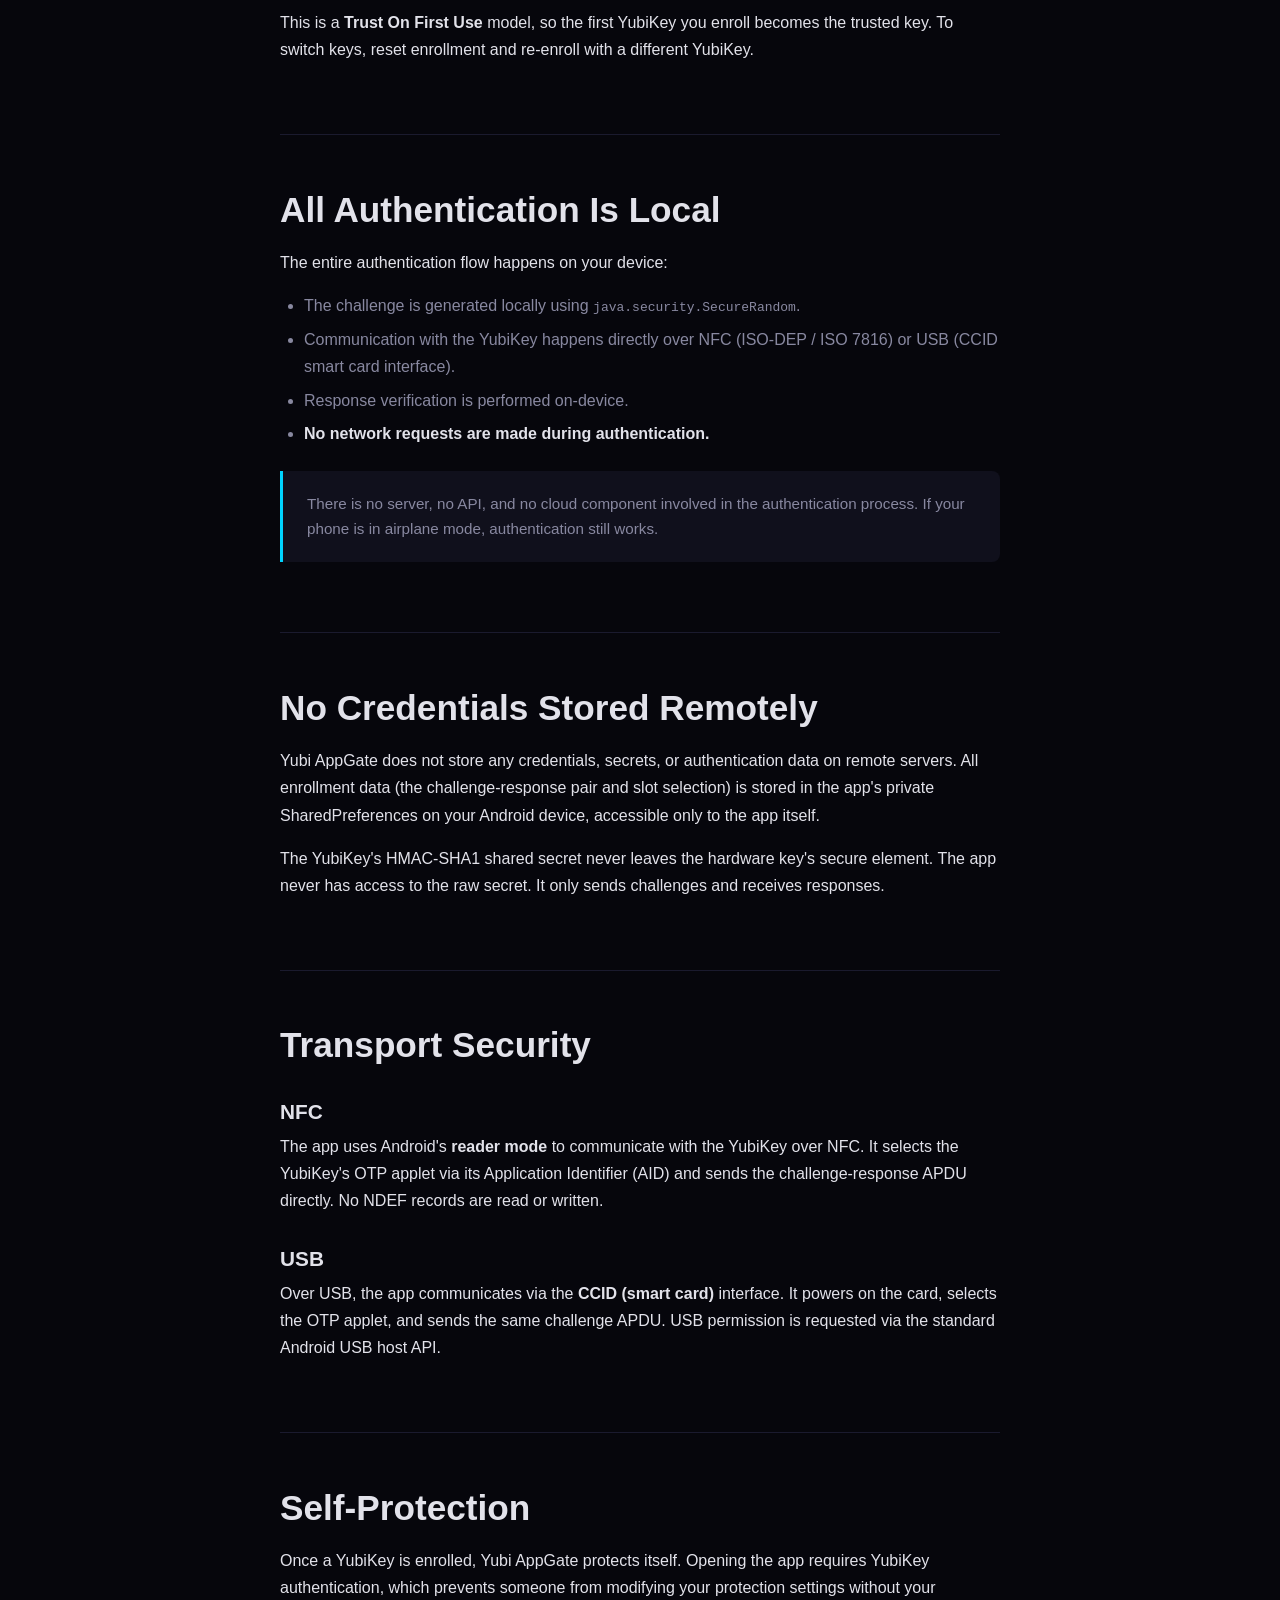
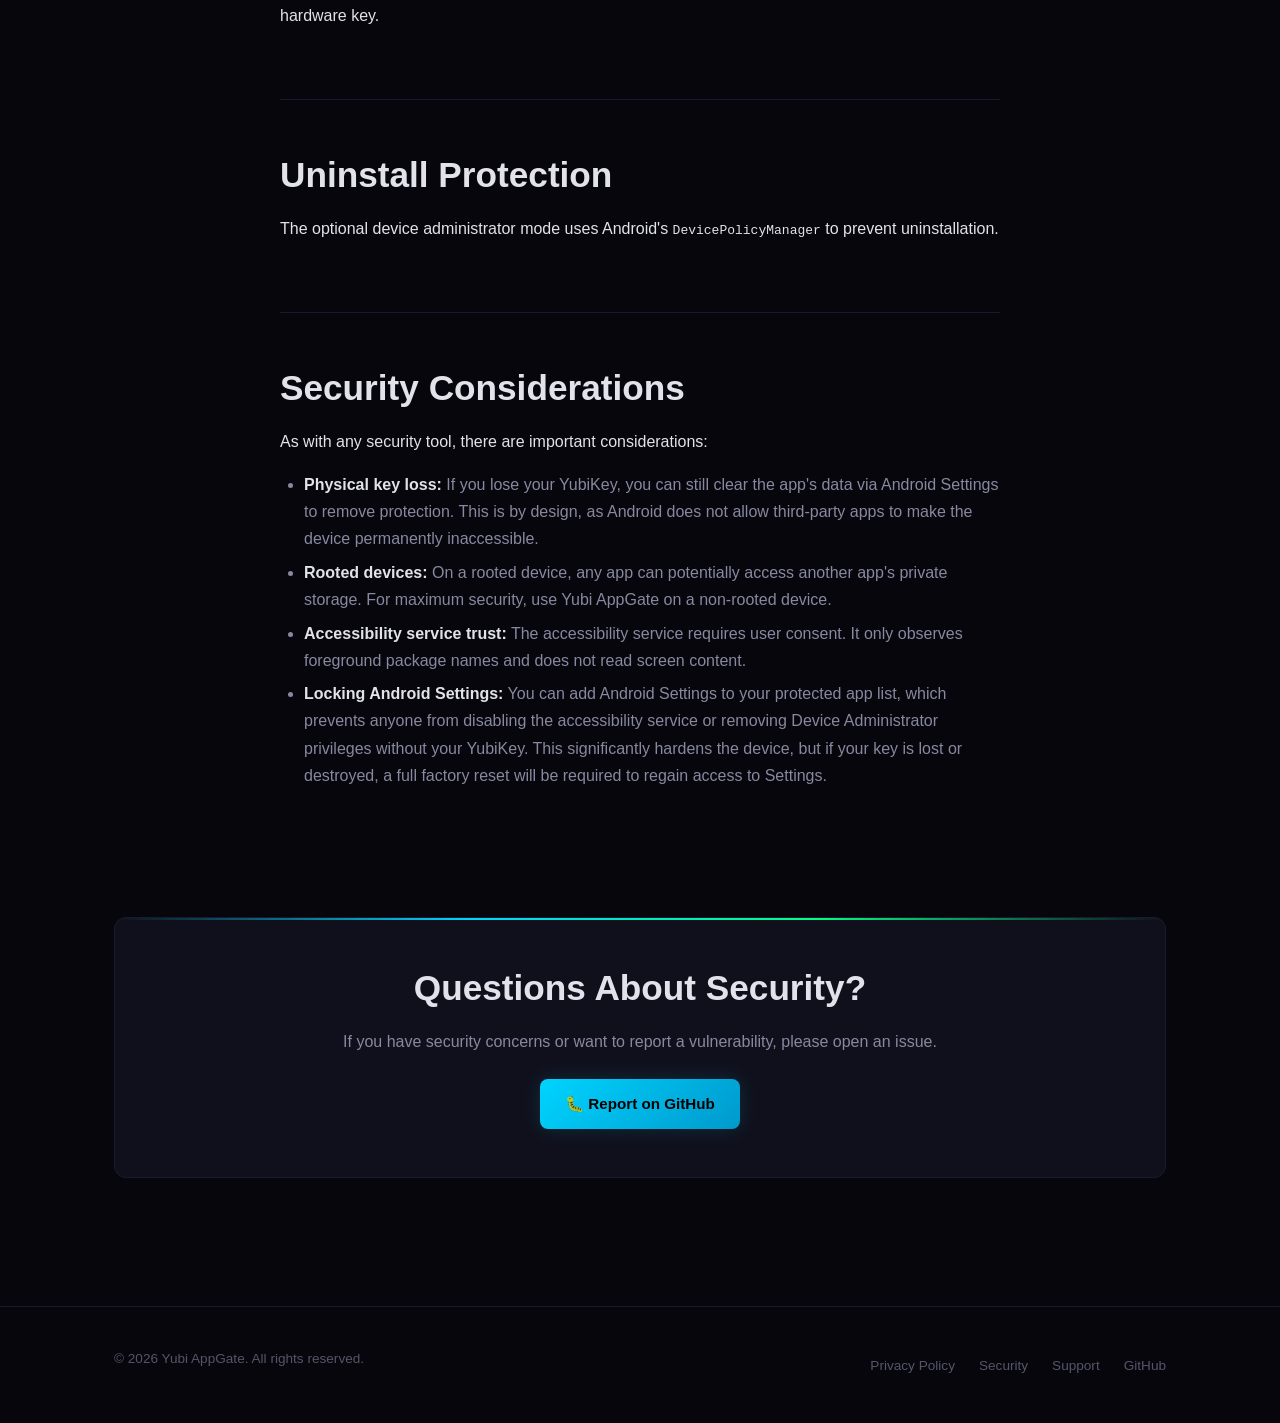
<file: security.html>
<!DOCTYPE html>
<html lang="en">
<head>
  <meta charset="UTF-8">
  <meta name="viewport" content="width=device-width, initial-scale=1.0">
  <title>Security – Yubi AppGate</title>
  <meta name="description" content="Learn about Yubi AppGate's security architecture: local HMAC-SHA1 challenge-response, on-device verification, and zero remote credential storage.">
  <link rel="stylesheet" href="css/styles.css?v=2">
</head>
<body>

  <!-- Navigation -->
  <nav class="site-nav" role="navigation" aria-label="Main navigation">
    <div class="nav-inner">
      <a href="index.html" class="nav-logo">
        <img src="assets/images/app-icon-512.svg" alt="" class="nav-logo-img" width="28" height="28" aria-hidden="true">
        Yubi AppGate
      </a>
      <button class="nav-toggle" aria-label="Toggle navigation" aria-expanded="false">
        <span></span><span></span><span></span>
      </button>
      <ul class="nav-links">
        <li><a href="index.html">Home</a></li>
        <li><a href="features.html">Features</a></li>
        <li><a href="how-it-works.html">How It Works</a></li>
        <li><a href="support.html">Support</a></li>
        <li><a href="security.html">Security</a></li>
        <li><a href="privacy.html">Privacy</a></li>
      </ul>
    </div>
  </nav>

  <main class="page-content">
    <div class="container">

      <!-- Logo -->
      <div class="page-logo fade-in">
        <img src="assets/images/logo-horizontal.svg" alt="Yubi AppGate" width="280" height="60">
      </div>

      <div class="section-header fade-in">
        <p class="section-label">Security</p>
        <h1>Authentication Architecture</h1>
        <p>How Yubi AppGate protects your apps with hardware-backed cryptographic verification.</p>
      </div>

      <!-- Architecture overview -->
      <section class="section">
        <div class="prose fade-in">

          <h2>HMAC-SHA1 Challenge-Response</h2>
          <p>
            Yubi AppGate uses the <strong>HMAC-SHA1 challenge-response</strong> protocol
            to authenticate your YubiKey. This is the same proven mechanism used in
            enterprise security, full-disk encryption tools, and password managers.
          </p>
          <p>Here's how a single authentication attempt works:</p>
          <ol>
            <li>The app generates a cryptographically random challenge (up to 64 bytes).</li>
            <li>The challenge is sent to the YubiKey over NFC or USB.</li>
            <li>The YubiKey computes an HMAC-SHA1 using the challenge and the secret
              stored in its tamper-resistant secure element.</li>
            <li>The 20-byte response is sent back to the app.</li>
            <li>The app compares the response against the enrolled identity.</li>
            <li>If the response matches, authentication succeeds.</li>
          </ol>

          <div class="arch-diagram" role="img" aria-label="Authentication flow diagram">
┌──────────────┐         challenge         ┌──────────────┐
│              │  ──────────────────────▶   │              │
│  Yubi AppGate │                           │   YubiKey    │
│  (on device) │   ◀──────────────────────  │  (hardware)  │
│              │     HMAC-SHA1 response     │              │
└──────────────┘                            └──────────────┘
       │
       ▼
  Compare with
  enrolled response
       │
   ┌───┴───┐
   │ Match │ ──▶  Unlock app
   └───┬───┘
       │
   No match ──▶  Access denied</div>

          <h2>Trust On First Use (TOFU) Enrollment</h2>
          <p>
            During enrollment, the app sends a random challenge to your YubiKey and
            records the response. This challenge-response pair becomes the enrolled
            identity. On subsequent authentication attempts, the app replays the same
            challenge and verifies that the YubiKey produces the same response.
          </p>
          <p>
            This is a <strong>Trust On First Use</strong> model, so the first YubiKey
            you enroll becomes the trusted key. To switch keys, reset enrollment
            and re-enroll with a different YubiKey.
          </p>

          <h2>All Authentication Is Local</h2>
          <p>
            The entire authentication flow happens on your device:
          </p>
          <ul>
            <li>The challenge is generated locally using <code>java.security.SecureRandom</code>.</li>
            <li>Communication with the YubiKey happens directly over NFC (ISO-DEP / ISO 7816) or USB (CCID smart card interface).</li>
            <li>Response verification is performed on-device.</li>
            <li><strong>No network requests are made during authentication.</strong></li>
          </ul>

          <div class="prose-callout">
            There is no server, no API, and no cloud component involved in the
            authentication process. If your phone is in airplane mode, authentication
            still works.
          </div>

          <h2>No Credentials Stored Remotely</h2>
          <p>
            Yubi AppGate does not store any credentials, secrets, or authentication
            data on remote servers. All enrollment data (the challenge-response pair
            and slot selection) is stored in the app's private SharedPreferences on
            your Android device, accessible only to the app itself.
          </p>
          <p>
            The YubiKey's HMAC-SHA1 shared secret never leaves the hardware key's
            secure element. The app never has access to the raw secret. It only
            sends challenges and receives responses.
          </p>

          <h2>Transport Security</h2>
          <h3>NFC</h3>
          <p>
            The app uses Android's <strong>reader mode</strong> to communicate with
            the YubiKey over NFC. It selects the YubiKey's OTP applet via its
            Application Identifier (AID) and sends the challenge-response APDU
            directly. No NDEF records are read or written.
          </p>

          <h3>USB</h3>
          <p>
            Over USB, the app communicates via the <strong>CCID (smart card)</strong>
            interface. It powers on the card, selects the OTP applet, and sends the
            same challenge APDU. USB permission is requested via the standard Android
            USB host API.
          </p>

          <h2>Self-Protection</h2>
          <p>
            Once a YubiKey is enrolled, Yubi AppGate protects itself. Opening the
            app requires YubiKey authentication, which prevents someone from
            modifying your protection settings without your hardware key.
          </p>

          <h2>Uninstall Protection</h2>
          <p>
            The optional device administrator mode uses Android's
            <code>DevicePolicyManager</code> to prevent uninstallation.
          </p>

          <h2>Security Considerations</h2>
          <p>
            As with any security tool, there are important considerations:
          </p>
          <ul>
            <li><strong>Physical key loss:</strong> If you lose your YubiKey, you can
              still clear the app's data via Android Settings to remove protection. This
              is by design, as Android does not allow third-party apps to make the device
              permanently inaccessible.</li>
            <li><strong>Rooted devices:</strong> On a rooted device, any app can
              potentially access another app's private storage. For maximum security,
              use Yubi AppGate on a non-rooted device.</li>
            <li><strong>Accessibility service trust:</strong> The accessibility service
              requires user consent. It only observes foreground package names and does
              not read screen content.</li>
            <li><strong>Locking Android Settings:</strong> You can add Android Settings
              to your protected app list, which prevents anyone from disabling the
              accessibility service or removing Device Administrator privileges without
              your YubiKey. This significantly hardens the device, but if your key is
              lost or destroyed, a full factory reset will be required to regain access
              to Settings.</li>
          </ul>

        </div>
      </section>

      <!-- CTA -->
      <div class="cta-banner fade-in">
        <h2>Questions About Security?</h2>
        <p>If you have security concerns or want to report a vulnerability, please open an issue.</p>
        <a href="https://github.com/appatalks/Yubi-AppGate/issues" class="btn btn-primary" target="_blank" rel="noopener">
          🐛 Report on GitHub
        </a>
      </div>

    </div>
  </main>

  <!-- Footer -->
  <footer class="site-footer">
    <div class="container">
      <div class="footer-inner">
        <p class="footer-copy">&copy; 2026 Yubi AppGate. All rights reserved.</p>
        <ul class="footer-links">
          <li><a href="privacy.html">Privacy Policy</a></li>
          <li><a href="security.html">Security</a></li>
          <li><a href="support.html">Support</a></li>
          <li><a href="https://github.com/appatalks/Yubi-AppGate" target="_blank" rel="noopener">GitHub</a></li>
        </ul>
      </div>
    </div>
  </footer>

  <script src="js/script.js?v=2"></script>
</body>
</html>
</file>
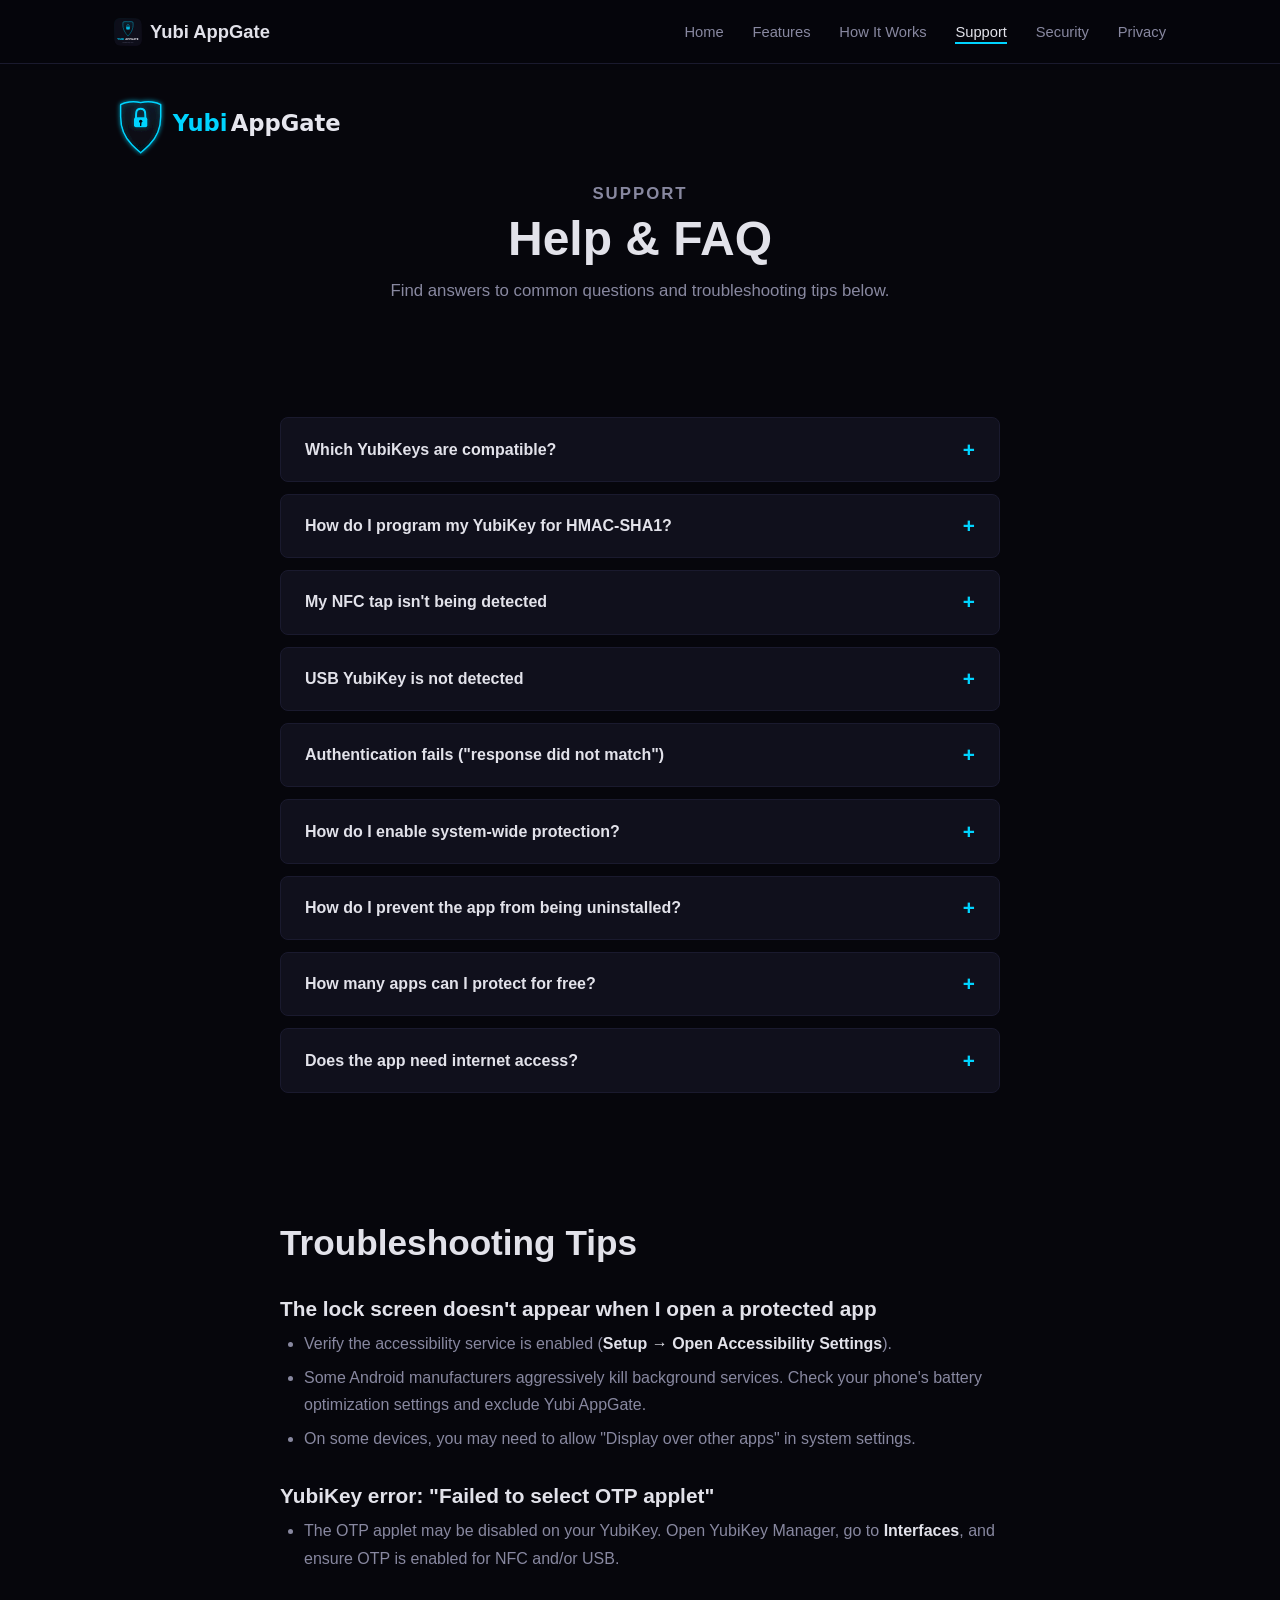
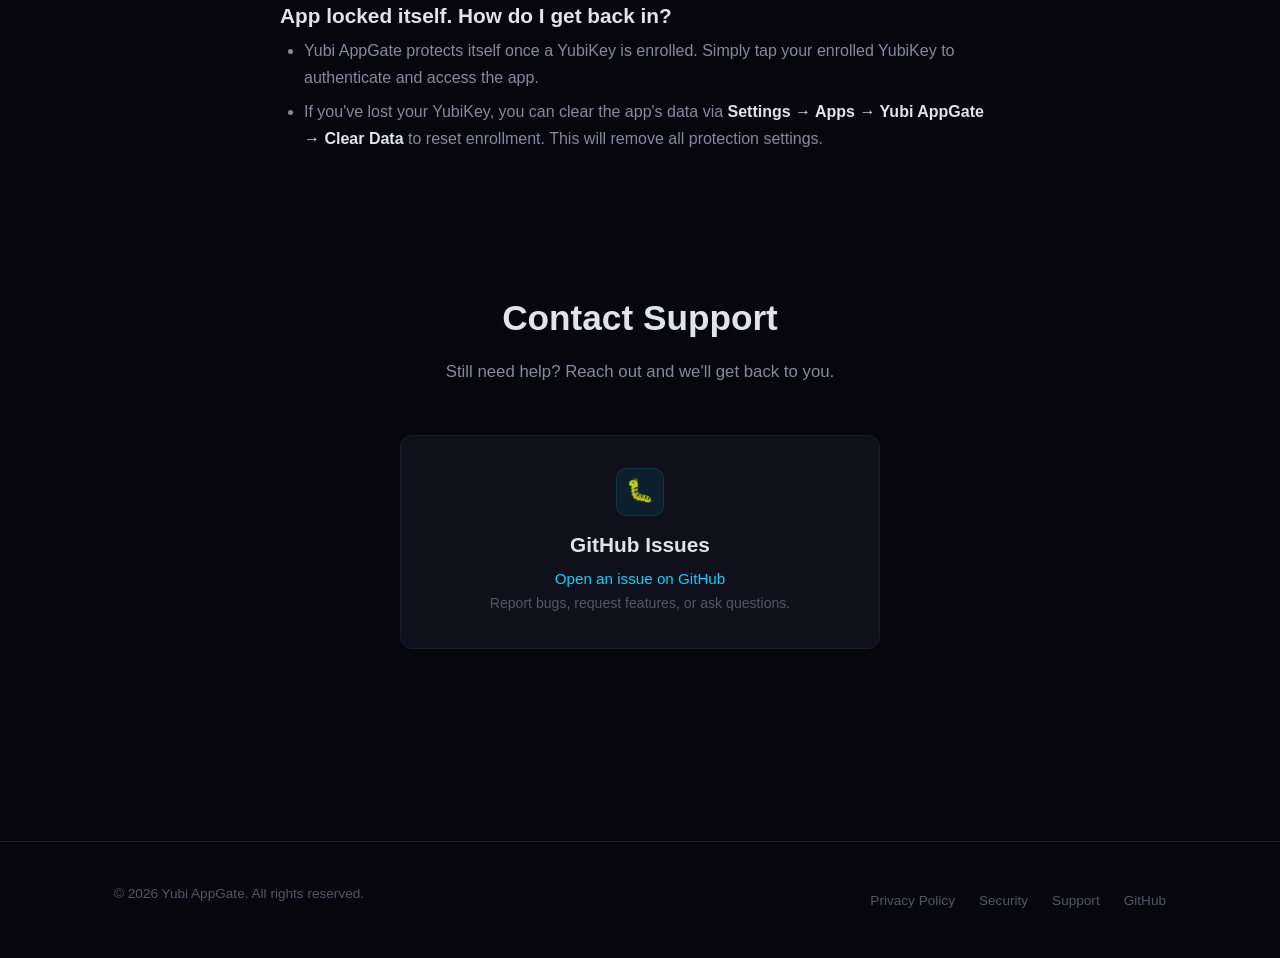
<file: support.html>
<!DOCTYPE html>
<html lang="en">
<head>
  <meta charset="UTF-8">
  <meta name="viewport" content="width=device-width, initial-scale=1.0">
  <title>Support – Yubi AppGate</title>
  <meta name="description" content="Get help with Yubi AppGate. Frequently asked questions, troubleshooting, and contact information.">
  <link rel="stylesheet" href="css/styles.css?v=2">
</head>
<body>

  <!-- Navigation -->
  <nav class="site-nav" role="navigation" aria-label="Main navigation">
    <div class="nav-inner">
      <a href="index.html" class="nav-logo">
        <img src="assets/images/app-icon-512.svg" alt="" class="nav-logo-img" width="28" height="28" aria-hidden="true">
        Yubi AppGate
      </a>
      <button class="nav-toggle" aria-label="Toggle navigation" aria-expanded="false">
        <span></span><span></span><span></span>
      </button>
      <ul class="nav-links">
        <li><a href="index.html">Home</a></li>
        <li><a href="features.html">Features</a></li>
        <li><a href="how-it-works.html">How It Works</a></li>
        <li><a href="support.html">Support</a></li>
        <li><a href="security.html">Security</a></li>
        <li><a href="privacy.html">Privacy</a></li>
      </ul>
    </div>
  </nav>

  <main class="page-content">
    <div class="container">

      <!-- Logo -->
      <div class="page-logo fade-in">
        <img src="assets/images/logo-horizontal.svg" alt="Yubi AppGate" width="280" height="60">
      </div>

      <div class="section-header fade-in">
        <p class="section-label">Support</p>
        <h1>Help &amp; FAQ</h1>
        <p>Find answers to common questions and troubleshooting tips below.</p>
      </div>

      <!-- FAQ -->
      <section class="section">
        <div class="faq-list fade-in">

          <div class="faq-item">
            <button class="faq-question">
              Which YubiKeys are compatible?
              <span class="faq-toggle">+</span>
            </button>
            <div class="faq-answer">
              <div class="faq-answer-inner">
                Any YubiKey that supports HMAC-SHA1 challenge-response works with Yubi
                AppGate. This includes the <strong>YubiKey 5 series</strong> (5 NFC,
                5C, 5C NFC, 5Ci, 5C Nano), the <strong>YubiKey 5 FIPS series</strong>, and older
                YubiKey 4 models. The key must have an HMAC-SHA1 secret programmed
                in Slot 1 or Slot 2 using YubiKey Manager (<code>ykman</code>) or the
                YubiKey Personalization Tool.
              </div>
            </div>
          </div>

          <div class="faq-item">
            <button class="faq-question">
              How do I program my YubiKey for HMAC-SHA1?
              <span class="faq-toggle">+</span>
            </button>
            <div class="faq-answer">
              <div class="faq-answer-inner">
                <ol>
                  <li>Install <a href="https://www.yubico.com/support/download/yubikey-manager/" target="_blank" rel="noopener">YubiKey Manager</a> on your computer.</li>
                  <li>Insert your YubiKey and open YubiKey Manager.</li>
                  <li>Navigate to <strong>Applications → OTP</strong>.</li>
                  <li>Select a slot (Slot 1 or Slot 2) and choose <strong>Challenge-Response</strong>.</li>
                  <li>Select <strong>HMAC-SHA1</strong> and either generate a secret or enter your own 20-byte hex secret.</li>
                  <li>Click <strong>Finish</strong>.</li>
                </ol>
                <p>Then enroll the same slot in the Yubi AppGate app by tapping or connecting your YubiKey.</p>
              </div>
            </div>
          </div>

          <div class="faq-item">
            <button class="faq-question">
              My NFC tap isn't being detected
              <span class="faq-toggle">+</span>
            </button>
            <div class="faq-answer">
              <div class="faq-answer-inner">
                <ul>
                  <li>Make sure NFC is enabled in your phone's Settings.</li>
                  <li>Hold the YubiKey flat against the back of your phone, near the NFC antenna (usually upper-center).</li>
                  <li>Keep the key steady for 1 to 2 seconds. Don't tap and pull away too quickly.</li>
                  <li>Remove any thick phone case that might block NFC signals.</li>
                  <li>Check the transport status in the app's Setup tab to confirm NFC shows "Ready."</li>
                </ul>
              </div>
            </div>
          </div>

          <div class="faq-item">
            <button class="faq-question">
              USB YubiKey is not detected
              <span class="faq-toggle">+</span>
            </button>
            <div class="faq-answer">
              <div class="faq-answer-inner">
                <ul>
                  <li>Ensure your phone supports USB OTG (On-The-Go).</li>
                  <li>Plug the YubiKey directly into the USB-C port (not through a hub).</li>
                  <li>If prompted for USB permission, tap <strong>Allow</strong>.</li>
                  <li>Make sure CCID mode is enabled on your YubiKey (it is by default). You can verify via YubiKey Manager under <strong>Interfaces</strong>.</li>
                </ul>
              </div>
            </div>
          </div>

          <div class="faq-item">
            <button class="faq-question">
              Authentication fails ("response did not match")
              <span class="faq-toggle">+</span>
            </button>
            <div class="faq-answer">
              <div class="faq-answer-inner">
                <p>This means the YubiKey's HMAC-SHA1 response doesn't match the enrolled identity. Common causes:</p>
                <ul>
                  <li><strong>Wrong slot selected:</strong> Make sure the slot in the app matches the slot where you programmed the HMAC-SHA1 secret.</li>
                  <li><strong>Secret was re-programmed:</strong> If you reprogrammed the YubiKey's secret after enrollment, you need to reset enrollment in the app and re-enroll.</li>
                  <li><strong>Different YubiKey:</strong> You're tapping a different YubiKey than the one originally enrolled.</li>
                </ul>
                <p>To fix: go to <strong>Setup → Reset enrollment</strong>, then re-enroll with the correct YubiKey and slot.</p>
              </div>
            </div>
          </div>

          <div class="faq-item">
            <button class="faq-question">
              How do I enable system-wide protection?
              <span class="faq-toggle">+</span>
            </button>
            <div class="faq-answer">
              <div class="faq-answer-inner">
                <p>
                  Go to <strong>Setup</strong> and tap <strong>Open Accessibility Settings</strong>.
                  Find <strong>Yubi AppGate</strong> in the list and enable it. Once active,
                  any protected app will show the lock screen no matter how it's opened
                  (home screen, recent apps, deep links, etc.).
                </p>
              </div>
            </div>
          </div>

          <div class="faq-item">
            <button class="faq-question">
              How do I prevent the app from being uninstalled?
              <span class="faq-toggle">+</span>
            </button>
            <div class="faq-answer">
              <div class="faq-answer-inner">
                <p>
                  In the Setup tab, tap <strong>Enable Uninstall Protection</strong>. This
                  activates device administrator mode, which requires your phone's screen
                  lock to deactivate before the app can be uninstalled.
                </p>
              </div>
            </div>
          </div>

          <div class="faq-item">
            <button class="faq-question">
              How many apps can I protect for free?
              <span class="faq-toggle">+</span>
            </button>
            <div class="faq-answer">
              <div class="faq-answer-inner">
                <p>
                  The free version lets you protect up to <strong>2 apps</strong>.
                  Upgrade to Pro for unlimited app locks.
                </p>
              </div>
            </div>
          </div>

          <div class="faq-item">
            <button class="faq-question">
              Does the app need internet access?
              <span class="faq-toggle">+</span>
            </button>
            <div class="faq-answer">
              <div class="faq-answer-inner">
                <p>
                  No. Yubi AppGate operates entirely offline. No internet connection is
                  needed for enrollment or authentication. The app has no network
                  permissions beyond what the Play Store requires for license verification.
                </p>
              </div>
            </div>
          </div>

        </div>
      </section>

      <!-- Troubleshooting -->
      <section class="section fade-in">
        <div class="prose">
          <h2>Troubleshooting Tips</h2>

          <h3>The lock screen doesn't appear when I open a protected app</h3>
          <ul>
            <li>Verify the accessibility service is enabled (<strong>Setup → Open Accessibility Settings</strong>).</li>
            <li>Some Android manufacturers aggressively kill background services. Check your phone's battery optimization settings and exclude Yubi AppGate.</li>
            <li>On some devices, you may need to allow "Display over other apps" in system settings.</li>
          </ul>

          <h3>YubiKey error: "Failed to select OTP applet"</h3>
          <ul>
            <li>The OTP applet may be disabled on your YubiKey. Open YubiKey Manager, go to <strong>Interfaces</strong>, and ensure OTP is enabled for NFC and/or USB.</li>
          </ul>

          <h3>App locked itself. How do I get back in?</h3>
          <ul>
            <li>Yubi AppGate protects itself once a YubiKey is enrolled. Simply tap your enrolled YubiKey to authenticate and access the app.</li>
            <li>If you've lost your YubiKey, you can clear the app's data via <strong>Settings → Apps → Yubi AppGate → Clear Data</strong> to reset enrollment. This will remove all protection settings.</li>
          </ul>
        </div>
      </section>

      <!-- Contact -->
      <section class="section fade-in">
        <div class="section-header">
          <h2>Contact Support</h2>
          <p>Still need help? Reach out and we'll get back to you.</p>
        </div>
        <div class="card" style="max-width:480px;margin:0 auto;text-align:center;">
          <div class="card-icon" style="margin:0 auto 1rem;">🐛</div>
          <h3>GitHub Issues</h3>
          <p>
            <a href="https://github.com/appatalks/Yubi-AppGate/issues" target="_blank" rel="noopener">Open an issue on GitHub</a>
          </p>
          <p style="font-size:0.88rem;color:var(--text-muted);">Report bugs, request features, or ask questions.</p>
        </div>
      </section>

    </div>
  </main>

  <!-- Footer -->
  <footer class="site-footer">
    <div class="container">
      <div class="footer-inner">
        <p class="footer-copy">&copy; 2026 Yubi AppGate. All rights reserved.</p>
        <ul class="footer-links">
          <li><a href="privacy.html">Privacy Policy</a></li>
          <li><a href="security.html">Security</a></li>
          <li><a href="support.html">Support</a></li>
          <li><a href="https://github.com/appatalks/Yubi-AppGate" target="_blank" rel="noopener">GitHub</a></li>
        </ul>
      </div>
    </div>
  </footer>

  <script src="js/script.js?v=2"></script>
</body>
</html>
</file>
<file: css/styles.css>
/* ─── Yubi AppGate – GitHub Pages Stylesheet ─────────────────────── */
/* Dark cybersecurity theme with neon accents                         */

/* ─── Custom Properties ─────────────────────────────────────────── */
:root {
  --bg-primary: #06060c;
  --bg-secondary: #0c0c16;
  --bg-card: #10101c;
  --bg-card-hover: #14142a;
  --bg-nav: rgba(6, 6, 12, 0.92);
  --text-primary: #e2e2ea;
  --text-secondary: #8888a0;
  --text-muted: #55556a;
  --accent-cyan: #00d4ff;
  --accent-green: #00ff88;
  --accent-purple: #9b59ff;
  --border-subtle: #1a1a2e;
  --border-accent: #00d4ff22;
  --glow-cyan: 0 0 20px rgba(0, 212, 255, 0.15);
  --glow-green: 0 0 20px rgba(0, 255, 136, 0.12);
  --radius: 12px;
  --radius-sm: 8px;
  --max-width: 1100px;
  --nav-height: 64px;
  --transition: 0.25s ease;
}

/* ─── Reset & Base ──────────────────────────────────────────────── */
*, *::before, *::after { box-sizing: border-box; margin: 0; padding: 0; }

html {
  scroll-behavior: smooth;
  -webkit-text-size-adjust: 100%;
}

body {
  font-family: -apple-system, BlinkMacSystemFont, "Segoe UI", Roboto, Oxygen,
    Ubuntu, Cantarell, "Helvetica Neue", Arial, sans-serif;
  background: var(--bg-primary);
  color: var(--text-primary);
  line-height: 1.7;
  min-height: 100vh;
  overflow-x: hidden;
}

a { color: var(--accent-cyan); text-decoration: none; transition: color var(--transition); }
a:hover { color: var(--accent-green); }

img { max-width: 100%; height: auto; display: block; }

h1, h2, h3, h4 { line-height: 1.25; font-weight: 700; }
h1 { font-size: clamp(2rem, 5vw, 3rem); }
h2 { font-size: clamp(1.5rem, 3.5vw, 2.2rem); margin-bottom: 0.5em; }
h3 { font-size: 1.3rem; margin-bottom: 0.4em; }

p { margin-bottom: 1em; }

/* ─── Navigation ────────────────────────────────────────────────── */
.site-nav {
  position: fixed;
  top: 0;
  left: 0;
  right: 0;
  height: var(--nav-height);
  background: var(--bg-nav);
  backdrop-filter: blur(16px);
  -webkit-backdrop-filter: blur(16px);
  border-bottom: 1px solid var(--border-subtle);
  z-index: 1000;
  display: flex;
  align-items: center;
  justify-content: center;
}

.nav-inner {
  width: 100%;
  max-width: var(--max-width);
  padding: 0 1.5rem;
  display: flex;
  align-items: center;
  justify-content: space-between;
}

.nav-logo {
  font-size: 1.15rem;
  font-weight: 700;
  color: var(--text-primary);
  display: flex;
  align-items: center;
  gap: 0.5rem;
}

.nav-logo .logo-icon,
.nav-logo-img {
  width: 28px;
  height: 28px;
  border-radius: 6px;
  display: flex;
  align-items: center;
  justify-content: center;
  font-size: 0.85rem;
}

.nav-links {
  display: flex;
  align-items: center;
  gap: 1.8rem;
  list-style: none;
}

.nav-links a {
  color: var(--text-secondary);
  font-size: 0.92rem;
  font-weight: 500;
  transition: color var(--transition);
  position: relative;
}

.nav-links a::after {
  content: "";
  position: absolute;
  bottom: -4px;
  left: 0;
  width: 0;
  height: 2px;
  background: var(--accent-cyan);
  transition: width var(--transition);
}

.nav-links a:hover,
.nav-links a.active {
  color: var(--text-primary);
}

.nav-links a:hover::after,
.nav-links a.active::after {
  width: 100%;
}

/* Mobile hamburger */
.nav-toggle {
  display: none;
  background: none;
  border: none;
  cursor: pointer;
  padding: 0.25rem;
}

.nav-toggle span {
  display: block;
  width: 24px;
  height: 2px;
  background: var(--text-primary);
  margin: 5px 0;
  transition: var(--transition);
  border-radius: 2px;
}

/* ─── Container ─────────────────────────────────────────────────── */
.container {
  width: 100%;
  max-width: var(--max-width);
  margin: 0 auto;
  padding: 0 1.5rem;
}

.page-content {
  padding-top: calc(var(--nav-height) + 2rem);
  padding-bottom: 4rem;
}

/* ─── Hero ──────────────────────────────────────────────────────── */
.hero {
  padding: calc(var(--nav-height) + 4rem) 0 4rem;
  text-align: center;
  position: relative;
  overflow: hidden;
}

.hero::before {
  content: "";
  position: absolute;
  top: -50%;
  left: 50%;
  transform: translateX(-50%);
  width: 600px;
  height: 600px;
  background: radial-gradient(circle, rgba(0, 212, 255, 0.06) 0%, transparent 70%);
  pointer-events: none;
}

.hero-badge {
  display: inline-block;
  padding: 0.35rem 1rem;
  border: 1px solid var(--border-accent);
  border-radius: 100px;
  font-size: 0.82rem;
  color: var(--accent-cyan);
  background: rgba(0, 212, 255, 0.05);
  margin-bottom: 1.5rem;
  letter-spacing: 0.02em;
}

.hero h1 {
  margin-bottom: 0.6em;
}

.hero h1 .accent {
  background: linear-gradient(135deg, var(--accent-cyan), var(--accent-green));
  -webkit-background-clip: text;
  -webkit-text-fill-color: transparent;
  background-clip: text;
}

.hero-subtitle {
  font-size: clamp(1.05rem, 2.5vw, 1.25rem);
  color: var(--text-secondary);
  max-width: 640px;
  margin: 0 auto 2rem;
}

.hero-actions {
  display: flex;
  gap: 1rem;
  justify-content: center;
  flex-wrap: wrap;
}

/* ─── Hero / Page Logo ──────────────────────────────────────────── */
.hero-logo {
  margin-bottom: 1.5rem;
}

.hero-logo img {
  height: 78px;
  width: auto;
}

.page-logo {
  text-align: center;
  margin-bottom: 1.5rem;
}

.page-logo img {
  height: 60px;
  width: auto;
}

/* ─── Buttons ───────────────────────────────────────────────────── */
.btn {
  display: inline-flex;
  align-items: center;
  gap: 0.5rem;
  padding: 0.75rem 1.6rem;
  border-radius: var(--radius-sm);
  font-size: 0.95rem;
  font-weight: 600;
  cursor: pointer;
  border: none;
  transition: all var(--transition);
  text-decoration: none;
}

.btn-primary {
  background: linear-gradient(135deg, var(--accent-cyan), #0099cc);
  color: #000;
  box-shadow: var(--glow-cyan);
}

.btn-primary:hover {
  transform: translateY(-2px);
  box-shadow: 0 0 30px rgba(0, 212, 255, 0.3);
  color: #000;
}

.btn-outline {
  background: transparent;
  color: var(--text-primary);
  border: 1px solid var(--border-subtle);
}

.btn-outline:hover {
  border-color: var(--accent-cyan);
  color: var(--accent-cyan);
  transform: translateY(-2px);
}

/* ─── Section ───────────────────────────────────────────────────── */
.section {
  padding: 4rem 0;
}

.section-label {
  font-size: 0.8rem;
  text-transform: uppercase;
  letter-spacing: 0.12em;
  color: var(--accent-cyan);
  margin-bottom: 0.5rem;
  font-weight: 600;
}

.section-header {
  text-align: center;
  margin-bottom: 3rem;
}

.section-header p {
  color: var(--text-secondary);
  max-width: 600px;
  margin: 0.5em auto 0;
  font-size: 1.05rem;
}

/* ─── Cards ─────────────────────────────────────────────────────── */
.card-grid {
  display: grid;
  grid-template-columns: repeat(auto-fit, minmax(280px, 1fr));
  gap: 1.5rem;
}

.card {
  background: var(--bg-card);
  border: 1px solid var(--border-subtle);
  border-radius: var(--radius);
  padding: 2rem;
  transition: all var(--transition);
}

.card:hover {
  background: var(--bg-card-hover);
  border-color: rgba(0, 212, 255, 0.15);
  box-shadow: var(--glow-cyan);
  transform: translateY(-3px);
}

.card-icon {
  width: 48px;
  height: 48px;
  border-radius: 10px;
  display: flex;
  align-items: center;
  justify-content: center;
  font-size: 1.4rem;
  margin-bottom: 1.2rem;
  background: rgba(0, 212, 255, 0.08);
  border: 1px solid rgba(0, 212, 255, 0.12);
}

.card h3 { color: var(--text-primary); }
.card p { color: var(--text-secondary); font-size: 0.95rem; margin-bottom: 0; }

/* ─── Screenshot Showcase ───────────────────────────────────────── */
.screenshots {
  display: grid;
  grid-template-columns: repeat(5, 1fr);
  gap: 1.5rem;
  max-width: 1000px;
  margin: 0 auto;
}

.screenshot-item {
  border-radius: 16px;
  overflow: hidden;
  border: 1px solid var(--border-subtle);
  background: var(--bg-card);
  transition: all var(--transition);
}

.screenshot-item:hover {
  border-color: rgba(0, 212, 255, 0.2);
  box-shadow: var(--glow-cyan);
  transform: translateY(-4px);
}

.screenshot-item img {
  width: 100%;
  height: auto;
  display: block;
  cursor: pointer;
}

/* ─── Lightbox ──────────────────────────────────────────────────── */
.lightbox {
  position: fixed;
  inset: 0;
  z-index: 2000;
  background: rgba(0, 0, 0, 0.92);
  backdrop-filter: blur(12px);
  -webkit-backdrop-filter: blur(12px);
  display: flex;
  align-items: center;
  justify-content: center;
  opacity: 0;
  visibility: hidden;
  transition: opacity 0.3s ease, visibility 0.3s ease;
  cursor: pointer;
}

.lightbox.active {
  opacity: 1;
  visibility: visible;
}

.lightbox-img {
  max-height: 90vh;
  max-width: 90vw;
  border-radius: 16px;
  box-shadow: 0 0 60px rgba(0, 212, 255, 0.15);
  transform: scale(0.9);
  transition: transform 0.3s ease;
  cursor: default;
}

.lightbox.active .lightbox-img {
  transform: scale(1);
}

.lightbox-close {
  position: absolute;
  top: 1.2rem;
  right: 1.5rem;
  background: none;
  border: none;
  color: var(--text-primary);
  font-size: 2.2rem;
  cursor: pointer;
  line-height: 1;
  opacity: 0.7;
  transition: opacity var(--transition);
  z-index: 2001;
}

.lightbox-close:hover {
  opacity: 1;
}

.screenshot-placeholder {
  aspect-ratio: 9 / 19.5;
  background: var(--bg-card);
  border: 1px dashed var(--border-subtle);
  border-radius: 20px;
  display: flex;
  flex-direction: column;
  align-items: center;
  justify-content: center;
  color: var(--text-muted);
  font-size: 0.85rem;
  text-align: center;
  padding: 1rem;
  gap: 0.5rem;
}

.screenshot-placeholder .placeholder-icon {
  font-size: 2rem;
  opacity: 0.5;
}

/* ─── Steps ─────────────────────────────────────────────────────── */
.steps {
  display: grid;
  grid-template-columns: 1fr;
  gap: 2rem;
  max-width: 680px;
  margin: 0 auto;
}

.step {
  display: flex;
  gap: 1.5rem;
  align-items: flex-start;
}

.step-number {
  flex-shrink: 0;
  width: 48px;
  height: 48px;
  border-radius: 50%;
  background: linear-gradient(135deg, var(--accent-cyan), var(--accent-purple));
  color: #000;
  font-weight: 800;
  font-size: 1.2rem;
  display: flex;
  align-items: center;
  justify-content: center;
}

.step-content h3 {
  margin-bottom: 0.3em;
}

.step-content p {
  color: var(--text-secondary);
  font-size: 0.95rem;
  margin-bottom: 0;
}

/* ─── FAQ / Accordion ───────────────────────────────────────────── */
.faq-list {
  max-width: 720px;
  margin: 0 auto;
  display: flex;
  flex-direction: column;
  gap: 0.75rem;
}

.faq-item {
  background: var(--bg-card);
  border: 1px solid var(--border-subtle);
  border-radius: var(--radius-sm);
  overflow: hidden;
}

.faq-question {
  width: 100%;
  background: none;
  border: none;
  color: var(--text-primary);
  font-size: 1rem;
  font-weight: 600;
  text-align: left;
  padding: 1.2rem 1.5rem;
  cursor: pointer;
  display: flex;
  justify-content: space-between;
  align-items: center;
  transition: background var(--transition);
  font-family: inherit;
}

.faq-question:hover {
  background: var(--bg-card-hover);
}

.faq-question .faq-toggle {
  font-size: 1.3rem;
  color: var(--accent-cyan);
  transition: transform var(--transition);
  flex-shrink: 0;
  margin-left: 1rem;
}

.faq-item.open .faq-question .faq-toggle {
  transform: rotate(45deg);
}

.faq-answer {
  max-height: 0;
  overflow: hidden;
  transition: max-height 0.35s ease, padding 0.35s ease;
}

.faq-item.open .faq-answer {
  max-height: 500px;
}

.faq-answer-inner {
  padding: 0 1.5rem 1.2rem;
  color: var(--text-secondary);
  font-size: 0.95rem;
  line-height: 1.7;
}

/* ─── Pricing Comparison ────────────────────────────────────────── */
.pricing-grid {
  display: grid;
  grid-template-columns: repeat(auto-fit, minmax(280px, 1fr));
  gap: 1.5rem;
  max-width: 680px;
  margin: 0 auto;
}

.pricing-card {
  background: var(--bg-card);
  border: 1px solid var(--border-subtle);
  border-radius: var(--radius);
  padding: 2rem;
  text-align: center;
}

.pricing-card.featured {
  border-color: var(--accent-cyan);
  box-shadow: var(--glow-cyan);
  position: relative;
}

.pricing-card.featured::before {
  content: "Recommended";
  position: absolute;
  top: -12px;
  left: 50%;
  transform: translateX(-50%);
  background: linear-gradient(135deg, var(--accent-cyan), var(--accent-green));
  color: #000;
  font-size: 0.75rem;
  font-weight: 700;
  padding: 0.25rem 0.9rem;
  border-radius: 100px;
  text-transform: uppercase;
  letter-spacing: 0.04em;
}

.pricing-card h3 {
  font-size: 1.3rem;
  margin-bottom: 0.5em;
}

.pricing-price {
  font-size: 2rem;
  font-weight: 800;
  margin-bottom: 1rem;
  color: var(--text-primary);
}

.pricing-features {
  list-style: none;
  text-align: left;
  margin-bottom: 1.5rem;
}

.pricing-features li {
  padding: 0.4rem 0;
  color: var(--text-secondary);
  font-size: 0.92rem;
  display: flex;
  align-items: center;
  gap: 0.5rem;
}

.pricing-features li .check {
  color: var(--accent-green);
  font-weight: 700;
}

.pricing-features li .dash {
  color: var(--text-muted);
}

/* ─── Content Prose ─────────────────────────────────────────────── */
.prose {
  max-width: 720px;
  margin: 0 auto;
}

.prose h2 {
  margin-top: 2em;
  padding-top: 1.5em;
  border-top: 1px solid var(--border-subtle);
}

.prose h2:first-child {
  margin-top: 0;
  padding-top: 0;
  border-top: none;
}

.prose h3 {
  margin-top: 1.5em;
}

.prose ul, .prose ol {
  padding-left: 1.5em;
  margin-bottom: 1em;
}

.prose li {
  margin-bottom: 0.4em;
  color: var(--text-secondary);
}

.prose strong { color: var(--text-primary); }

.prose-callout {
  background: var(--bg-card);
  border-left: 3px solid var(--accent-cyan);
  border-radius: 0 var(--radius-sm) var(--radius-sm) 0;
  padding: 1.2rem 1.5rem;
  margin: 1.5rem 0;
  color: var(--text-secondary);
  font-size: 0.95rem;
}

/* ─── Architecture Diagram (text-based) ─────────────────────────── */
.arch-diagram {
  background: var(--bg-card);
  border: 1px solid var(--border-subtle);
  border-radius: var(--radius);
  padding: 2rem;
  font-family: "SF Mono", "Fira Code", "Cascadia Code", "Consolas", monospace;
  font-size: 0.82rem;
  line-height: 1.6;
  color: var(--accent-cyan);
  overflow-x: auto;
  white-space: pre;
  text-align: center;
  margin: 2rem 0;
}

/* ─── CTA Banner ────────────────────────────────────────────────── */
.cta-banner {
  background: var(--bg-card);
  border: 1px solid var(--border-subtle);
  border-radius: var(--radius);
  padding: 3rem 2rem;
  text-align: center;
  margin-top: 3rem;
  position: relative;
  overflow: hidden;
}

.cta-banner::before {
  content: "";
  position: absolute;
  top: 0;
  left: 0;
  right: 0;
  height: 2px;
  background: linear-gradient(90deg, transparent, var(--accent-cyan), var(--accent-green), transparent);
}

.cta-banner h2 { margin-bottom: 0.5em; }
.cta-banner p { color: var(--text-secondary); margin-bottom: 1.5em; }

/* ─── Footer ────────────────────────────────────────────────────── */
.site-footer {
  border-top: 1px solid var(--border-subtle);
  padding: 2.5rem 0;
  margin-top: 4rem;
}

.footer-inner {
  display: flex;
  justify-content: space-between;
  align-items: center;
  flex-wrap: wrap;
  gap: 1rem;
}

.footer-copy {
  color: var(--text-muted);
  font-size: 0.85rem;
}

.footer-links {
  display: flex;
  gap: 1.5rem;
  list-style: none;
}

.footer-links a {
  color: var(--text-muted);
  font-size: 0.85rem;
}

.footer-links a:hover {
  color: var(--text-secondary);
}

/* ─── Utilities ─────────────────────────────────────────────────── */
.text-center { text-align: center; }
.text-accent { color: var(--accent-cyan); }
.text-green { color: var(--accent-green); }
.mt-1 { margin-top: 0.5rem; }
.mt-2 { margin-top: 1rem; }
.mt-3 { margin-top: 1.5rem; }
.mt-4 { margin-top: 2rem; }
.mb-2 { margin-bottom: 1rem; }
.mb-3 { margin-bottom: 1.5rem; }

/* ─── Responsive ────────────────────────────────────────────────── */
@media (max-width: 768px) {
  .nav-toggle {
    display: block;
  }

  .nav-links {
    position: fixed;
    top: var(--nav-height);
    left: 0;
    right: 0;
    background: var(--bg-nav);
    backdrop-filter: blur(16px);
    -webkit-backdrop-filter: blur(16px);
    flex-direction: column;
    gap: 0;
    border-bottom: 1px solid var(--border-subtle);
    max-height: 0;
    overflow: hidden;
    transition: max-height 0.35s ease;
  }

  .nav-links.open {
    max-height: 400px;
  }

  .nav-links li {
    width: 100%;
  }

  .nav-links a {
    display: block;
    padding: 0.9rem 1.5rem;
    border-bottom: 1px solid var(--border-subtle);
  }

  .nav-links a::after {
    display: none;
  }

  .hero {
    padding: calc(var(--nav-height) + 2rem) 0 2rem;
  }

  .section {
    padding: 2.5rem 0;
  }

  .card-grid {
    grid-template-columns: 1fr;
  }

  .screenshots {
    grid-template-columns: repeat(3, 1fr);
  }

  .step {
    gap: 1rem;
  }

  .footer-inner {
    flex-direction: column;
    text-align: center;
  }
}

@media (max-width: 480px) {
  .screenshots {
    grid-template-columns: repeat(2, 1fr);
    max-width: 360px;
  }

  .pricing-grid {
    grid-template-columns: 1fr;
  }
}

/* ─── Animations ────────────────────────────────────────────────── */
.fade-in {
  opacity: 0;
  transform: translateY(20px);
  transition: opacity 0.6s ease, transform 0.6s ease;
}

.fade-in.visible {
  opacity: 1;
  transform: translateY(0);
}

/* ─── Accessibility ─────────────────────────────────────────────── */
:focus-visible {
  outline: 2px solid var(--accent-cyan);
  outline-offset: 2px;
}

@media (prefers-reduced-motion: reduce) {
  *, *::before, *::after {
    animation-duration: 0.01ms !important;
    transition-duration: 0.01ms !important;
  }
  html { scroll-behavior: auto; }
}
</file>
